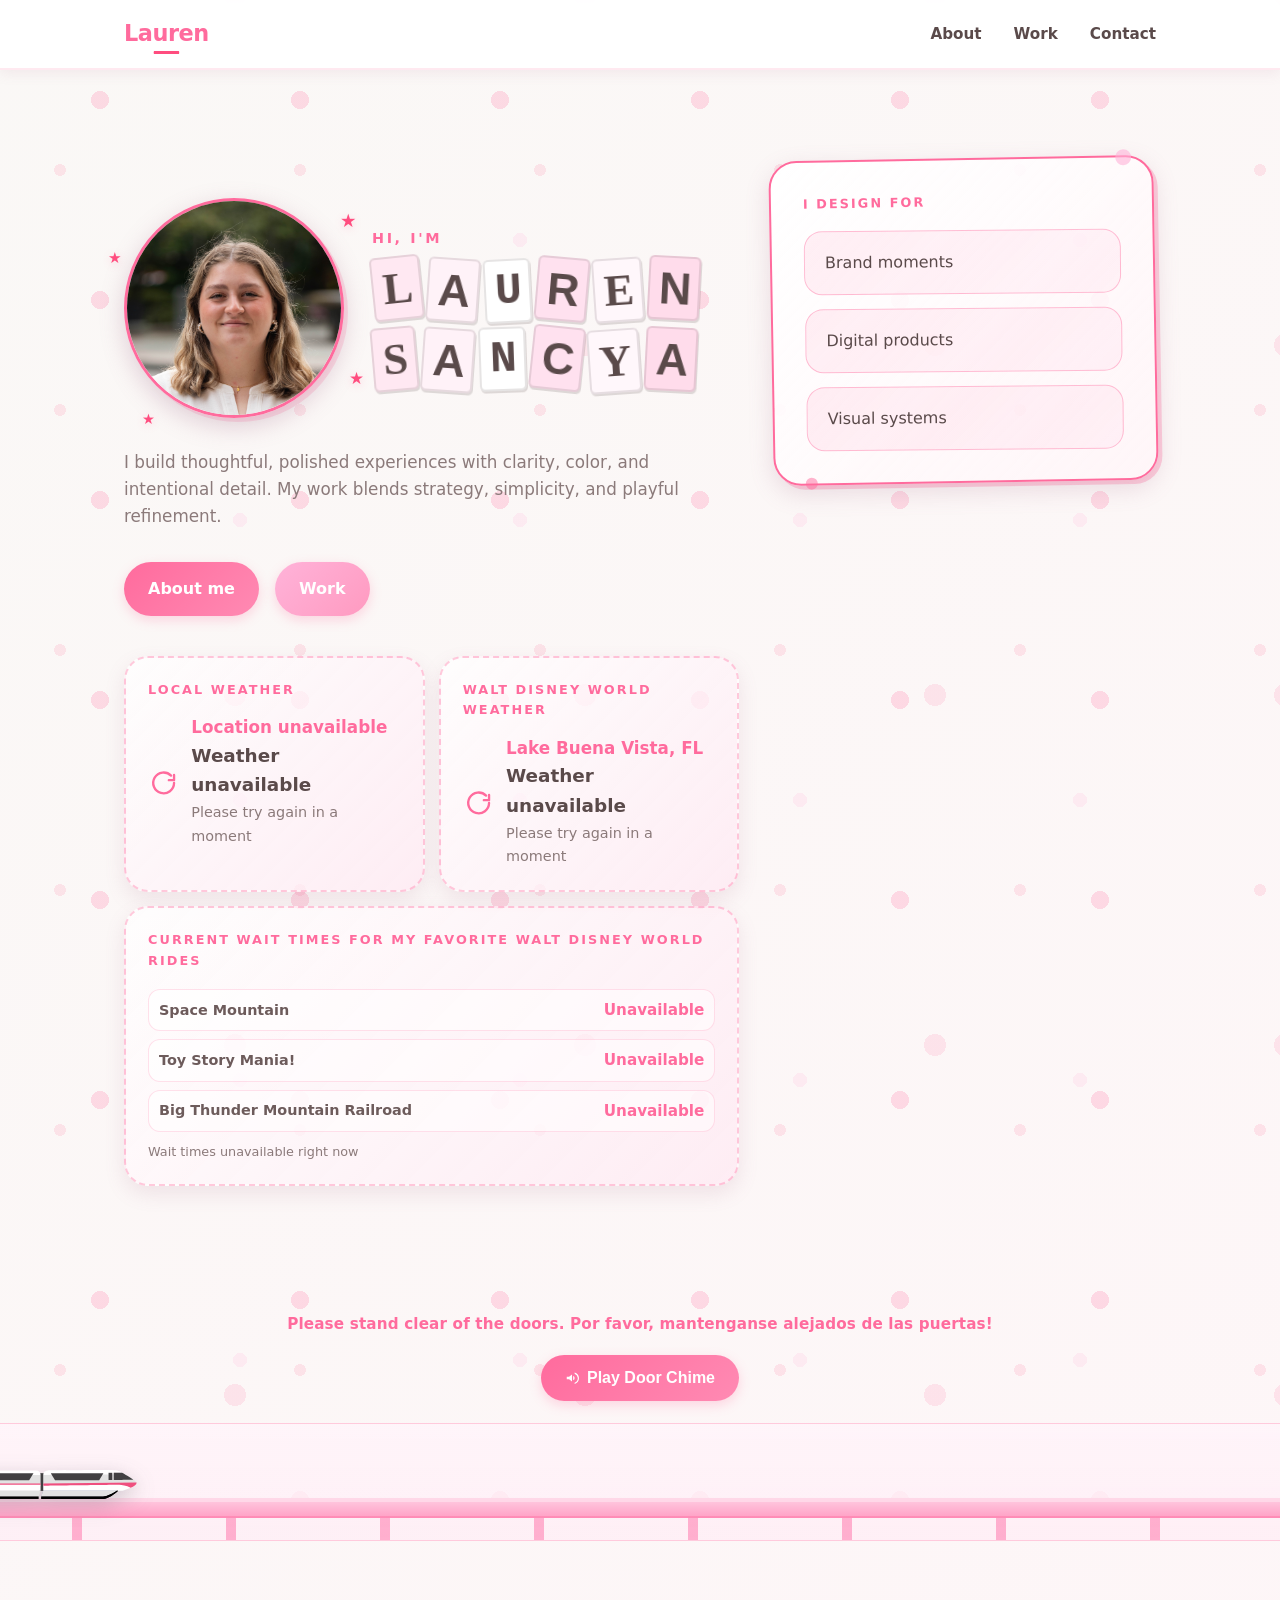
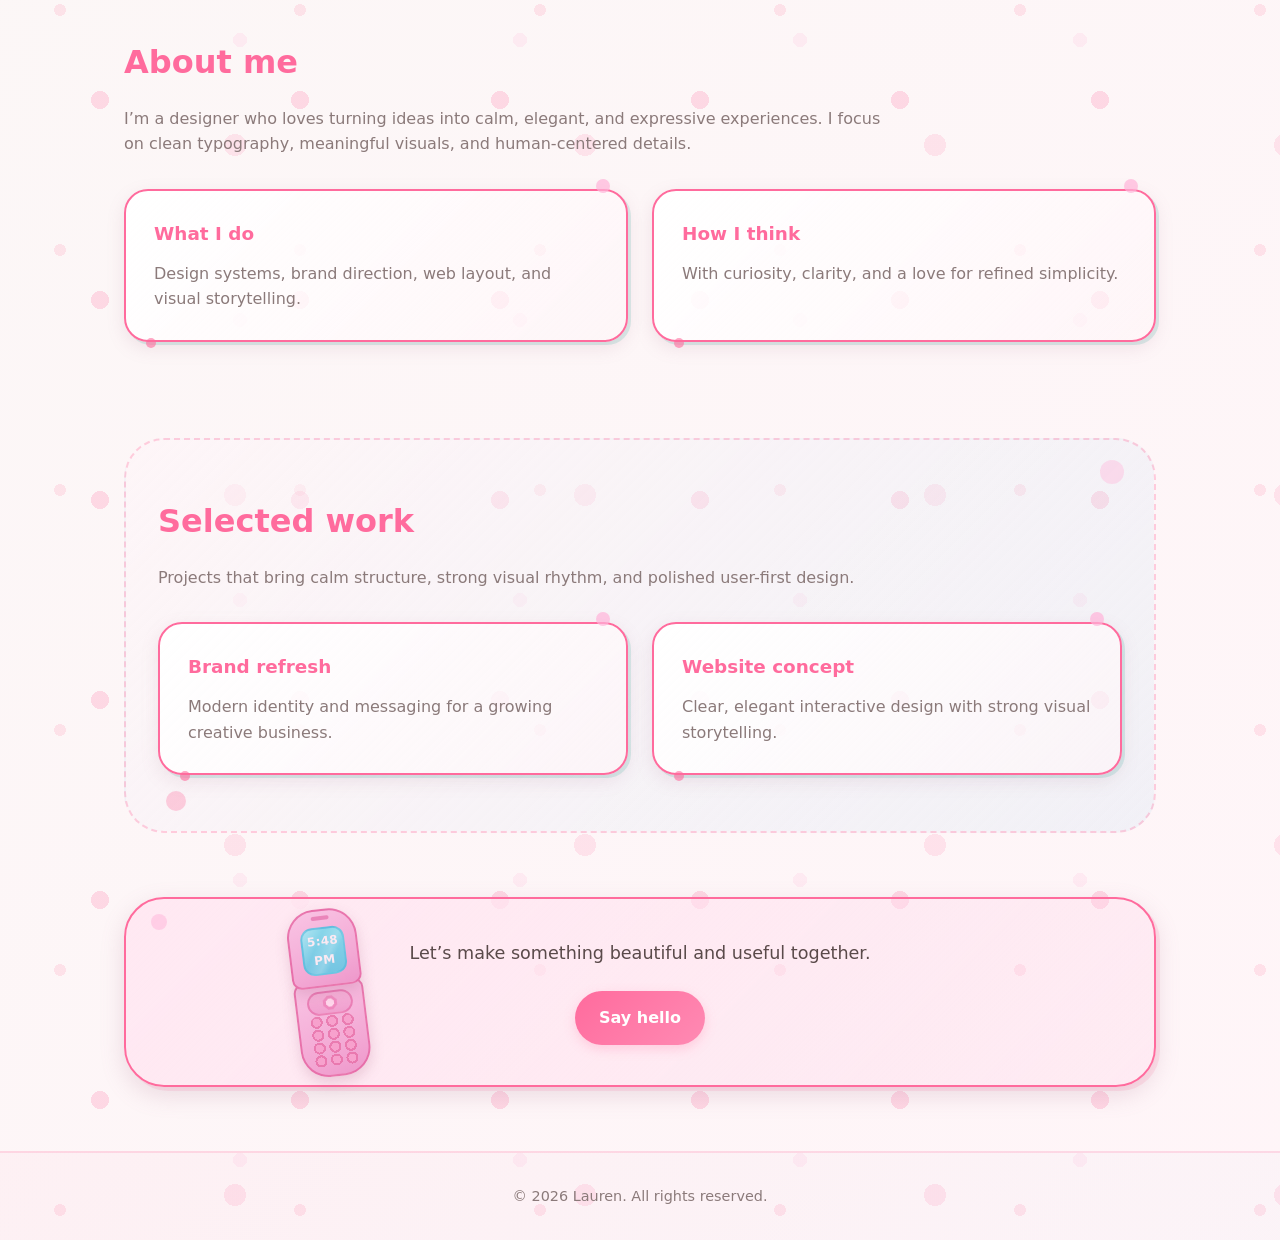
<file: index.html>
<!DOCTYPE html>
<html lang="en">
<head>
  <meta charset="UTF-8" />
  <meta name="viewport" content="width=device-width, initial-scale=1.0" />
  <title>Lauren | Designer</title>
  <link rel="stylesheet" href="css/style.css" />
</head>
<body class="home-page">
  <nav class="navbar">
    <div class="navbar-container">
      <a href="index.html" class="navbar-logo">Lauren</a>
      <ul class="nav-links">
        <li><a href="pages/about.html">About</a></li>
        <li><a href="pages/work.html">Work</a></li>
        <li><a href="pages/contact.html">Contact</a></li>
      </ul>
    </div>
  </nav>

  <main class="site-shell">
    <section class="hero reveal">
      <div class="hero-copy">
        <div class="name-section">
          <div class="photo-wrap">
            <img src="assets/images/profile.jpg" alt="Lauren Sancya" class="profile-photo">
            <span class="star-sticker star-1" aria-hidden="true">★</span>
            <span class="star-sticker star-2" aria-hidden="true">★</span>
            <span class="star-sticker star-3" aria-hidden="true">★</span>
            <span class="star-sticker star-4" aria-hidden="true">★</span>
          </div>
          <div class="name-copy">
            <p class="eyebrow">Hi, I'm</p>
            <h1 class="magazine-name" aria-label="Lauren Sancya">
              <span aria-hidden="true">L</span><span aria-hidden="true">a</span><span aria-hidden="true">u</span><span aria-hidden="true">r</span><span aria-hidden="true">e</span><span aria-hidden="true">n</span><span class="letter-gap" aria-hidden="true"></span><span aria-hidden="true">S</span><span aria-hidden="true">a</span><span aria-hidden="true">n</span><span aria-hidden="true">c</span><span aria-hidden="true">y</span><span aria-hidden="true">a</span>
            </h1>
          </div>
        </div>
        <p class="intro">
          I build thoughtful, polished experiences with clarity, color, and
          intentional detail. My work blends strategy, simplicity, and playful
          refinement.
        </p>
        <div class="actions">
          <a class="button button-primary" href="#about">About me</a>
          <a class="button button-secondary" href="#work">Work</a>
        </div>
        <div class="weather-duo">
          <div class="weather-card reveal reveal-delay-2" aria-live="polite">
            <p class="detail-label">Local weather</p>
            <div class="weather-row">
              <span id="weatherEmoji" class="weather-emoji" aria-hidden="true"></span>
              <div>
                <p id="weatherLocation" class="weather-location">Near you</p>
                <p id="weatherTemp" class="weather-temp">Loading weather...</p>
                <p id="weatherText" class="weather-text">Checking your location</p>
              </div>
            </div>
          </div>
          <div class="weather-card reveal reveal-delay-3" aria-live="polite">
            <p class="detail-label">Walt Disney World weather</p>
            <div class="weather-row">
              <span id="disneyWeatherEmoji" class="weather-emoji" aria-hidden="true"></span>
              <div>
                <p id="disneyWeatherLocation" class="weather-location">Lake Buena Vista, FL</p>
                <p id="disneyWeatherTemp" class="weather-temp">Loading weather...</p>
                <p id="disneyWeatherText" class="weather-text">Fetching current conditions</p>
              </div>
            </div>
          </div>
          <div class="weather-card ride-waits-card reveal reveal-delay-3" aria-live="polite">
            <p class="detail-label">Current Wait times for my Favorite Walt Disney World Rides</p>
            <ul class="ride-waits-list">
              <li>
                <span class="ride-name">Space Mountain</span>
                <span id="waitSpaceMountain" class="ride-wait">Loading...</span>
              </li>
              <li>
                <span class="ride-name">Toy Story Mania!</span>
                <span id="waitToyStoryMania" class="ride-wait">Loading...</span>
              </li>
              <li>
                <span class="ride-name">Big Thunder Mountain Railroad</span>
                <span id="waitBigThunder" class="ride-wait">Loading...</span>
              </li>
            </ul>
            <p id="rideWaitsNote" class="ride-waits-note">Fetching live wait times...</p>
          </div>
        </div>
      </div>
      <div class="hero-card">
        <div class="detail-card">
          <p class="detail-label">I design for</p>
          <ul>
            <li>Brand moments</li>
            <li>Digital products</li>
            <li>Visual systems</li>
          </ul>
        </div>
      </div>
    </section>

    <section class="monorail-wrap reveal" aria-hidden="true">
      <div class="monorail-announcement" aria-hidden="false">
        <p class="monorail-announcement-text">Please stand clear of the doors. Por favor, mantenganse alejados de las puertas!</p>
        <button type="button" id="monorailSoundButton" class="monorail-sound-button">
          <svg viewBox="0 0 24 24" aria-hidden="true" focusable="false">
            <path d="M3 10v4h4l5 4V6L7 10H3zm13.5 2a4.5 4.5 0 0 0-2.5-4.03v8.06A4.5 4.5 0 0 0 16.5 12zm0-9.5v2.06A9 9 0 0 1 22 12a9 9 0 0 1-5.5 8.31v2.06A11 11 0 0 0 24 12 11 11 0 0 0 16.5 2.5z"></path>
          </svg>
          <span>Play Door Chime</span>
        </button>
        <div id="monorailPlayer" class="monorail-player" aria-hidden="true"></div>
      </div>
      <div class="monorail-sky">
        <div class="monorail-track"></div>
        <div class="monorail-pillars"></div>
        <div class="monorail-train">
          <img src="assets/images/DisneyMonorail.svg" alt="" class="monorail-train-img" aria-hidden="true">
        </div>
      </div>
    </section>

    <section id="about" class="section-panel reveal">
      <div>
        <h2>About me</h2>
        <p>
          I’m a designer who loves turning ideas into calm, elegant, and
          expressive experiences. I focus on clean typography, meaningful
          visuals, and human-centered details.
        </p>
      </div>
      <div class="bio-grid">
        <div class="bio-card reveal reveal-delay-1">
          <h3>What I do</h3>
          <p>Design systems, brand direction, web layout, and visual storytelling.</p>
        </div>
        <div class="bio-card reveal reveal-delay-2">
          <h3>How I think</h3>
          <p>With curiosity, clarity, and a love for refined simplicity.</p>
        </div>
      </div>
    </section>

    <section id="work" class="section-panel section-alt reveal">
      <div>
        <h2>Selected work</h2>
        <p>
          Projects that bring calm structure, strong visual rhythm, and polished
          user-first design.
        </p>
      </div>
      <div class="project-grid">
        <article class="project-card reveal reveal-delay-1">
          <h3>Brand refresh</h3>
          <p>Modern identity and messaging for a growing creative business.</p>
        </article>
        <article class="project-card reveal reveal-delay-2">
          <h3>Website concept</h3>
          <p>Clear, elegant interactive design with strong visual storytelling.</p>
        </article>
      </div>
    </section>

    <section class="footer-panel reveal">
      <p>Let’s make something beautiful and useful together.</p>
      <a class="button button-primary" href="pages/contact.html">Say hello</a>
      <div class="flip-phone" aria-hidden="true">
        <div class="flip-phone-bubble">Hello</div>
        <span class="flip-phone-star flip-phone-star-a">★</span>
        <span class="flip-phone-star flip-phone-star-b">★</span>
        <span class="flip-phone-star flip-phone-star-c">★</span>
        <div class="flip-phone-top"><span id="flipPhoneTime" class="flip-phone-time">12:12</span></div>
        <div class="flip-phone-bottom"></div>
      </div>
    </section>
  </main>

  <footer class="site-footer">
    <p>&copy; 2026 Lauren. All rights reserved.</p>
  </footer>

  <script src="js/app.js"></script>
</body>
</html>
</file>
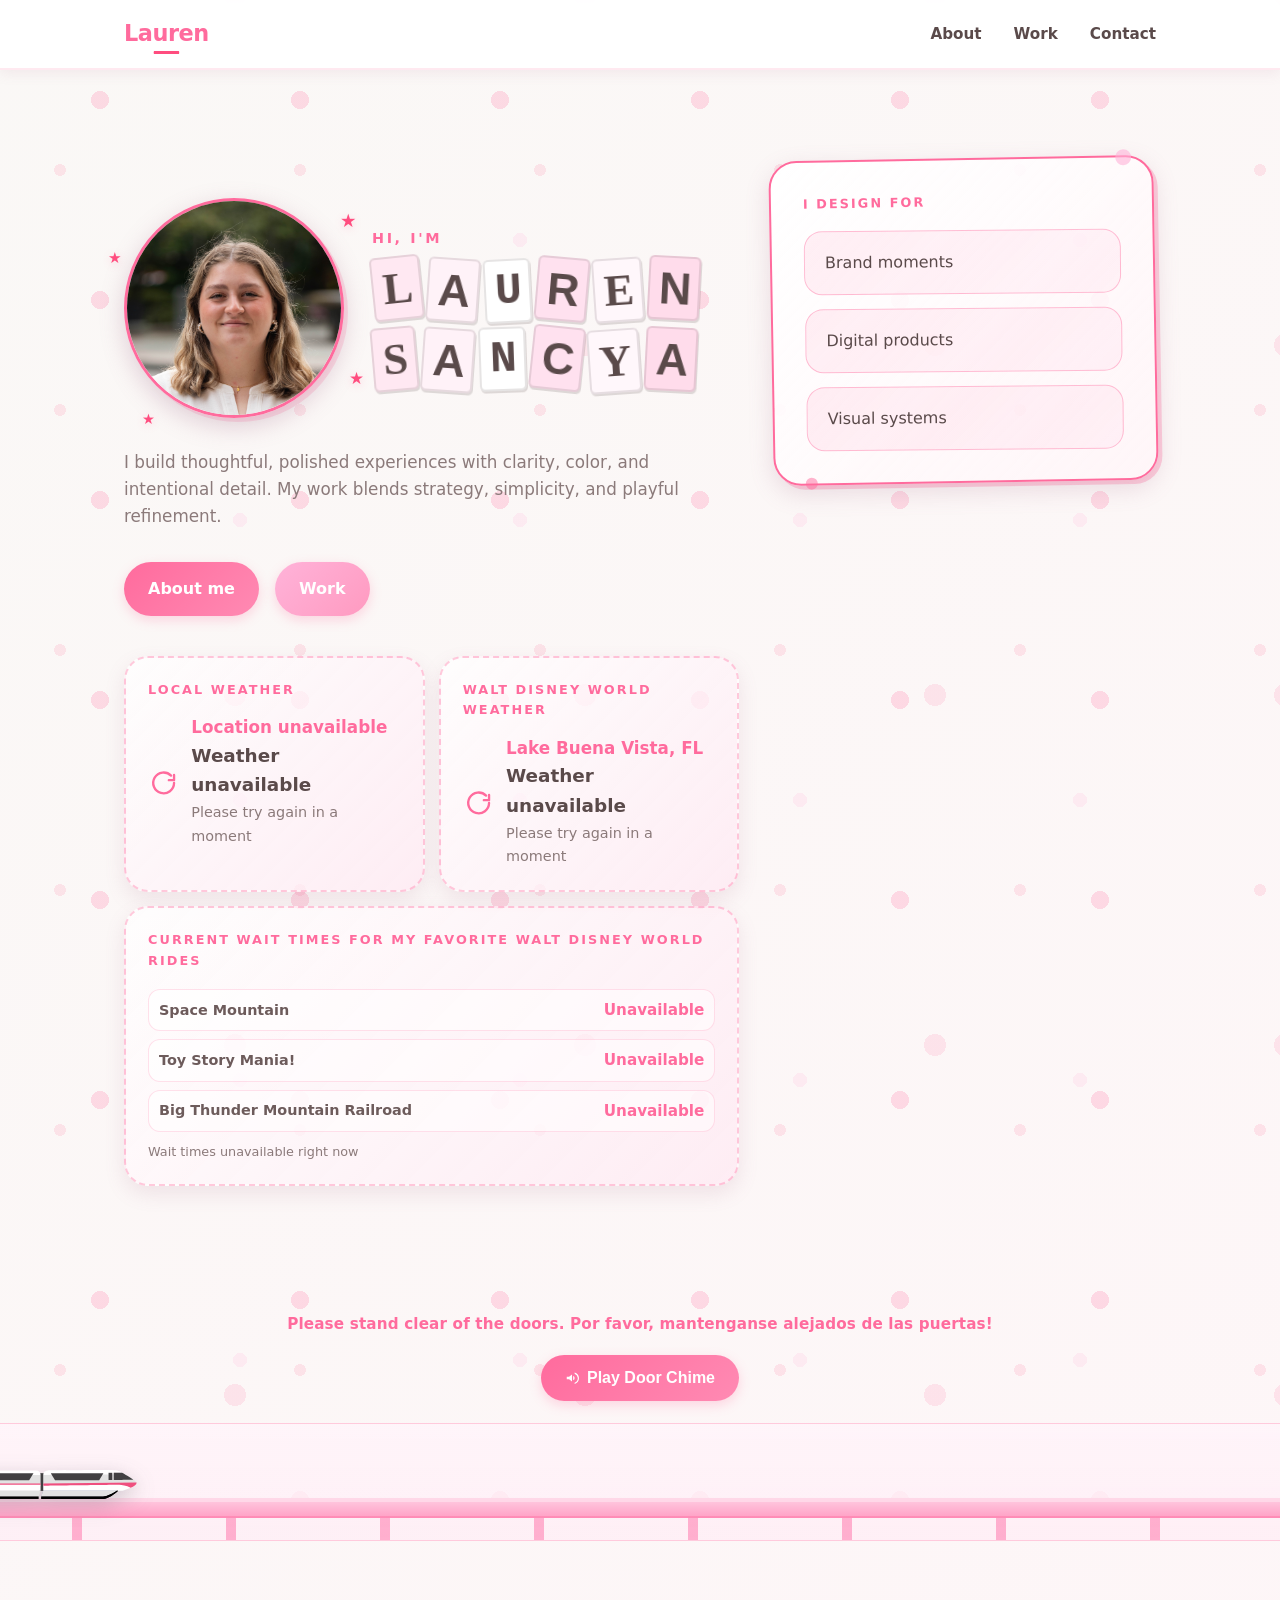
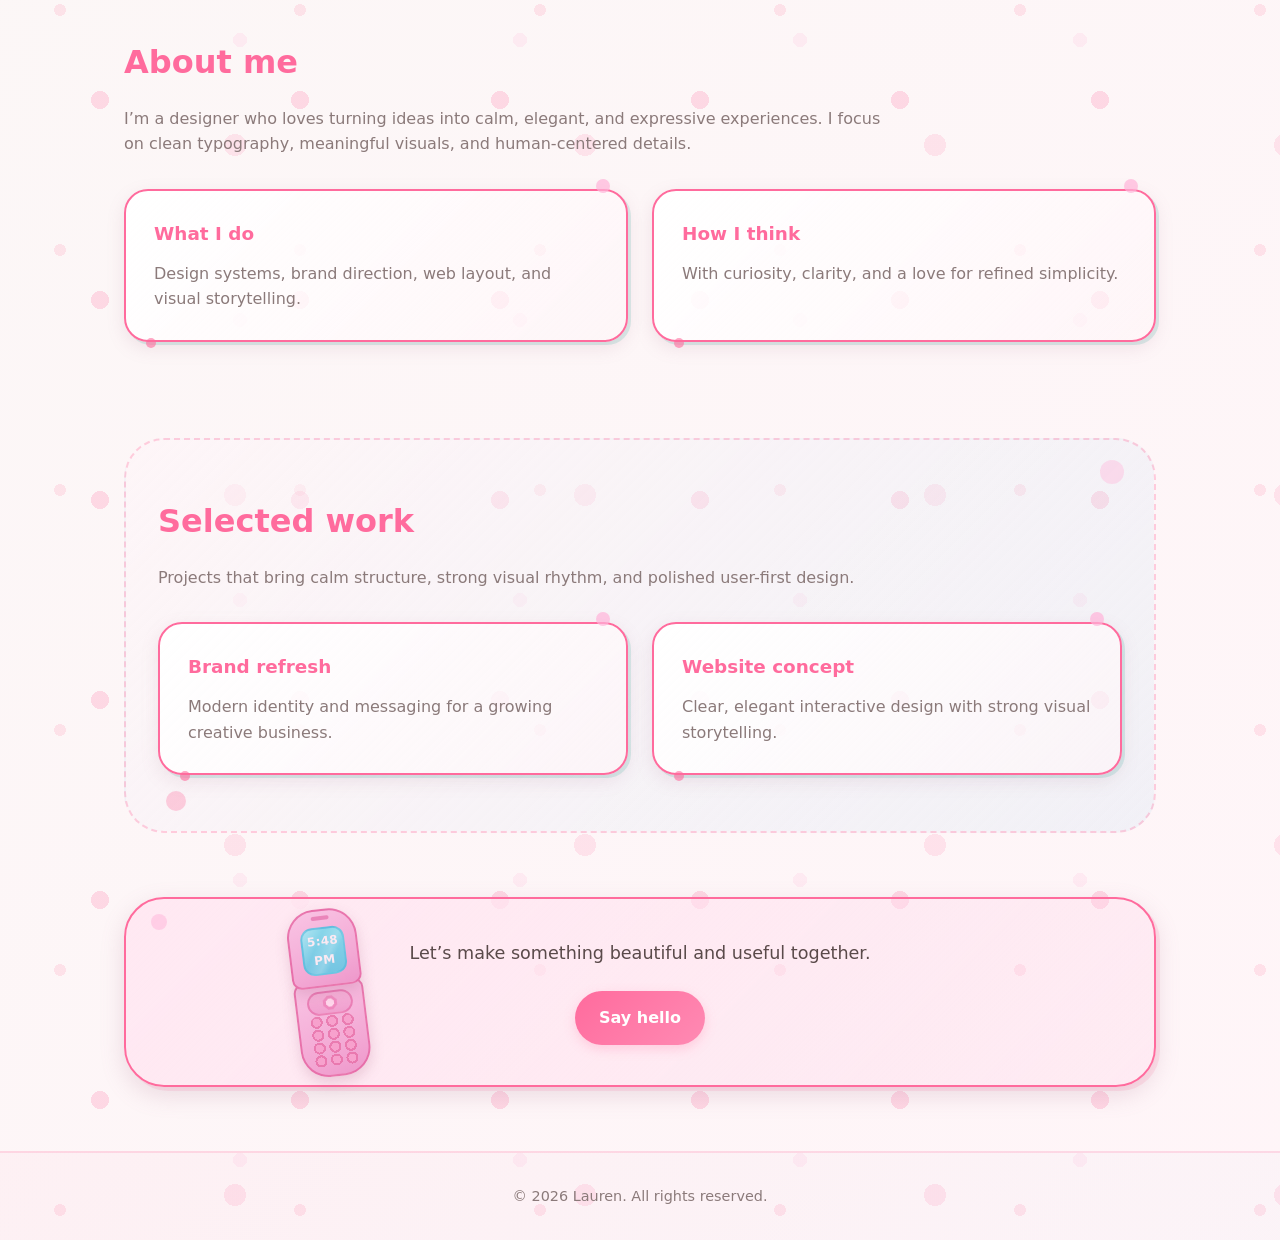
<file: pages/index.html>
<!DOCTYPE html>
<html lang="en">
<head>
  <meta charset="UTF-8" />
  <meta http-equiv="refresh" content="0; url=../index.html" />
  <meta name="viewport" content="width=device-width, initial-scale=1.0" />
  <title>Redirecting...</title>
  <script>
    window.location.replace('../index.html');
  </script>
</head>
<body>
  <p>Redirecting to <a href="../index.html">home page</a>...</p>
</body>
</html>
</file>
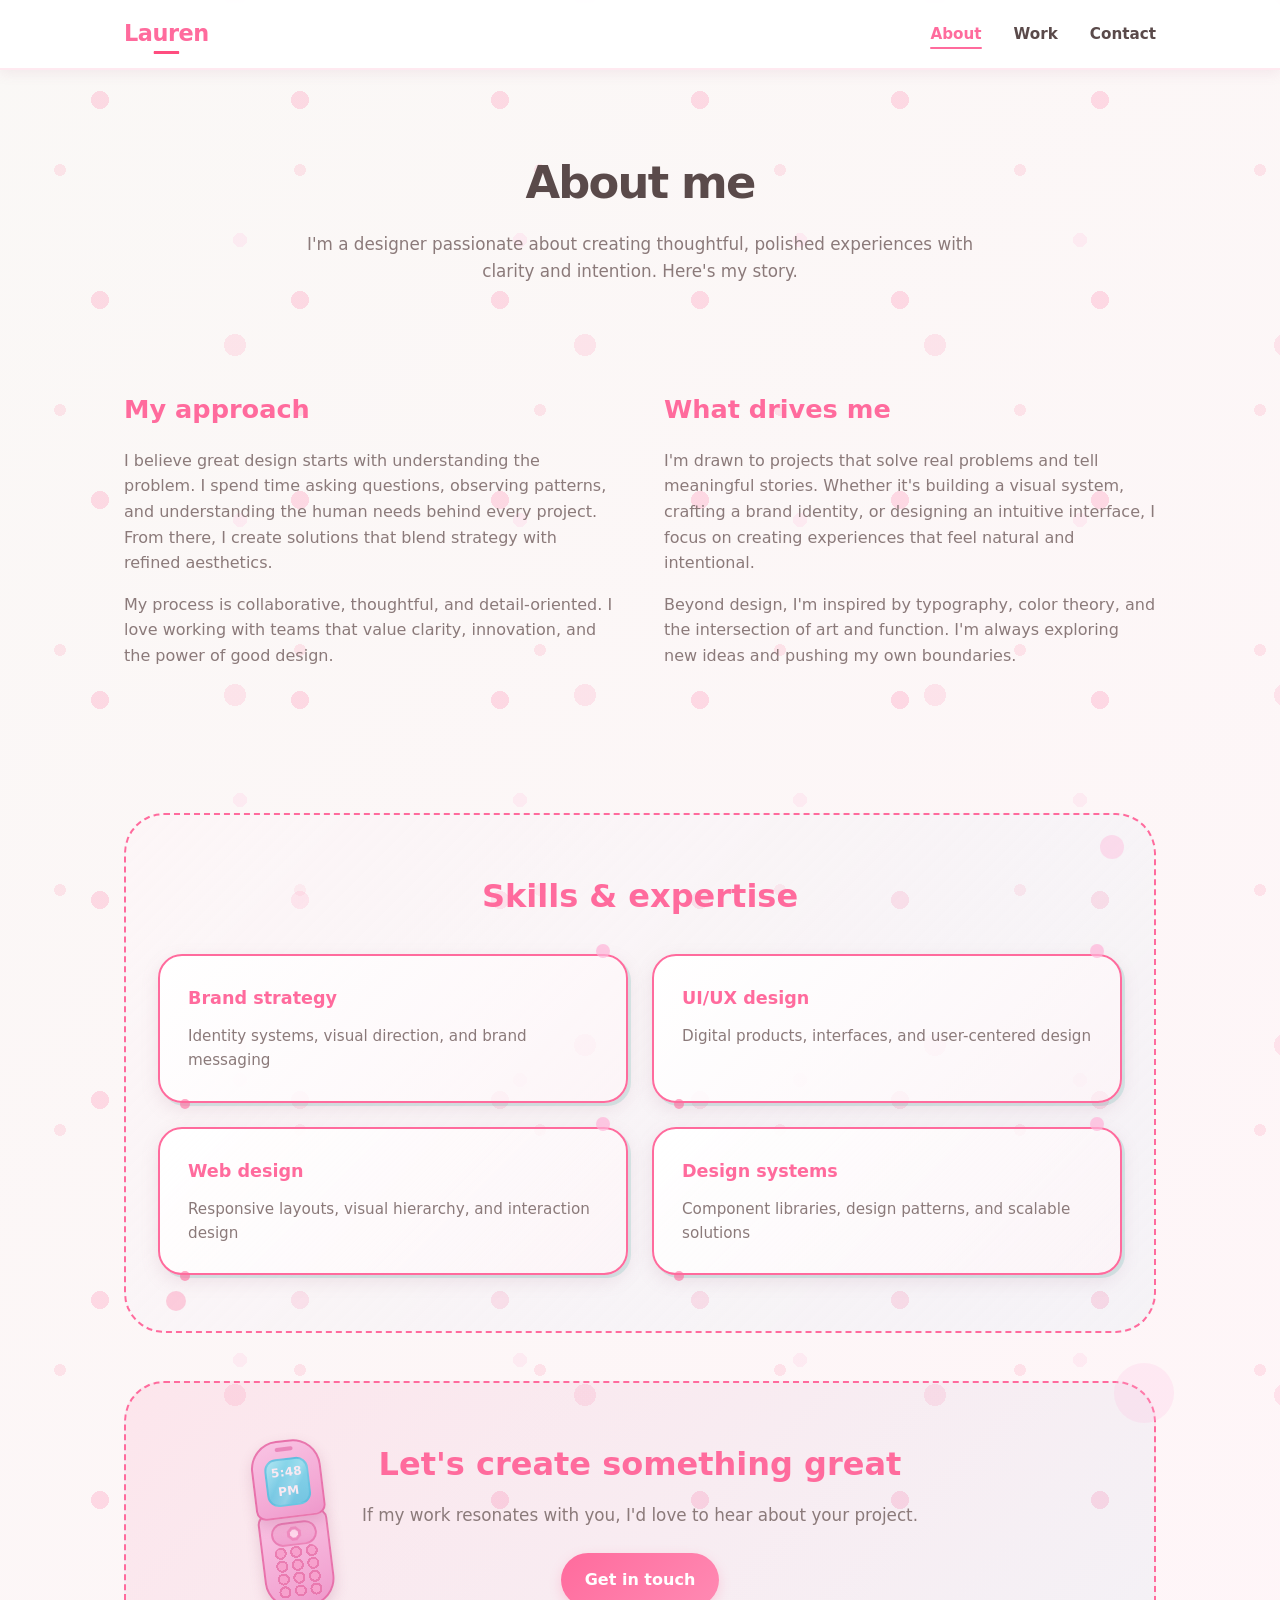
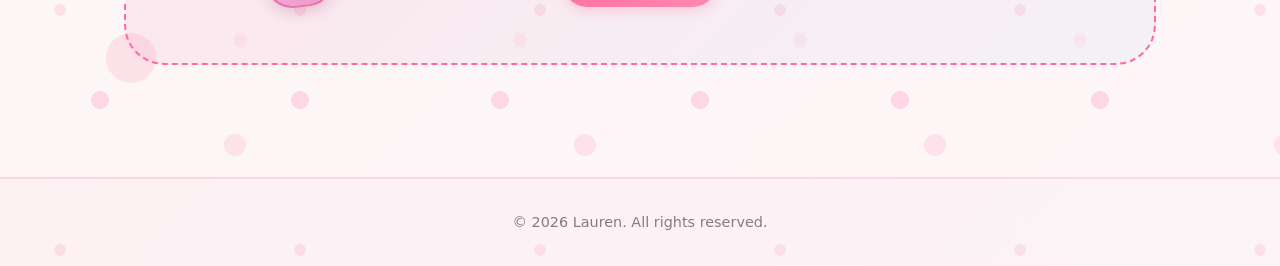
<file: about.html>
<!DOCTYPE html>
<html lang="en">
<head>
  <meta charset="UTF-8" />
  <meta name="viewport" content="width=device-width, initial-scale=1.0" />
  <title>About Lauren | Designer</title>
  <link rel="stylesheet" href="css/style.css" />
</head>
<body class="about-page">
  <nav class="navbar">
    <div class="navbar-container">
      <a href="index.html" class="navbar-logo">Lauren</a>
      <ul class="nav-links">
        <li><a href="about.html" class="active">About</a></li>
        <li><a href="work.html">Work</a></li>
        <li><a href="contact.html">Contact</a></li>
      </ul>
    </div>
  </nav>

  <main class="site-shell">
    <section class="page-header reveal">
      <h1>About me</h1>
      <p class="intro">
        I'm a designer passionate about creating thoughtful, polished experiences
        with clarity and intention. Here's my story.
      </p>
    </section>

    <section class="content-section reveal">
      <div class="content-grid">
        <div>
          <h2>My approach</h2>
          <p>
            I believe great design starts with understanding the problem. I spend
            time asking questions, observing patterns, and understanding the human
            needs behind every project. From there, I create solutions that blend
            strategy with refined aesthetics.
          </p>
          <p>
            My process is collaborative, thoughtful, and detail-oriented. I love
            working with teams that value clarity, innovation, and the power of
            good design.
          </p>
        </div>
        <div>
          <h2>What drives me</h2>
          <p>
            I'm drawn to projects that solve real problems and tell meaningful
            stories. Whether it's building a visual system, crafting a brand
            identity, or designing an intuitive interface, I focus on creating
            experiences that feel natural and intentional.
          </p>
          <p>
            Beyond design, I'm inspired by typography, color theory, and the
            intersection of art and function. I'm always exploring new ideas and
            pushing my own boundaries.
          </p>
        </div>
      </div>
    </section>

    <section class="skills-section reveal">
      <h2>Skills & expertise</h2>
      <div class="skills-grid">
        <div class="skill-card reveal reveal-delay-1">
          <h3>Brand strategy</h3>
          <p>Identity systems, visual direction, and brand messaging</p>
        </div>
        <div class="skill-card reveal reveal-delay-2">
          <h3>UI/UX design</h3>
          <p>Digital products, interfaces, and user-centered design</p>
        </div>
        <div class="skill-card reveal reveal-delay-3">
          <h3>Web design</h3>
          <p>Responsive layouts, visual hierarchy, and interaction design</p>
        </div>
        <div class="skill-card reveal reveal-delay-4">
          <h3>Design systems</h3>
          <p>Component libraries, design patterns, and scalable solutions</p>
        </div>
      </div>
    </section>

    <section class="cta-section reveal">
      <h2>Let's create something great</h2>
      <p>If my work resonates with you, I'd love to hear about your project.</p>
      <a class="button button-primary" href="contact.html">Get in touch</a>
      <div class="flip-phone" aria-hidden="true">
        <div class="flip-phone-bubble">Hello</div>
        <span class="flip-phone-star flip-phone-star-a">★</span>
        <span class="flip-phone-star flip-phone-star-b">★</span>
        <span class="flip-phone-star flip-phone-star-c">★</span>
        <div class="flip-phone-top"><span class="flip-phone-time">12:12</span></div>
        <div class="flip-phone-bottom"></div>
      </div>
    </section>
  </main>

  <footer class="site-footer">
    <p>&copy; 2026 Lauren. All rights reserved.</p>
  </footer>
<script>
  const observer = new IntersectionObserver((entries) => {
    entries.forEach(e => { if (e.isIntersecting) { e.target.classList.add('visible'); observer.unobserve(e.target); } });
  }, { threshold: 0.12 });
  document.querySelectorAll('.reveal').forEach(el => observer.observe(el));

  const flipPhoneTimeEls = document.querySelectorAll('.flip-phone-time');

  function updateFlipPhoneTimes() {
    if (!flipPhoneTimeEls.length) return;
    const now = new Date();
    const timeText = now.toLocaleTimeString([], {
      hour: 'numeric',
      minute: '2-digit'
    });
    flipPhoneTimeEls.forEach((el) => {
      el.textContent = timeText;
    });
  }

  updateFlipPhoneTimes();
  setInterval(updateFlipPhoneTimes, 30000);
</script>
</body>
</html>
</file>
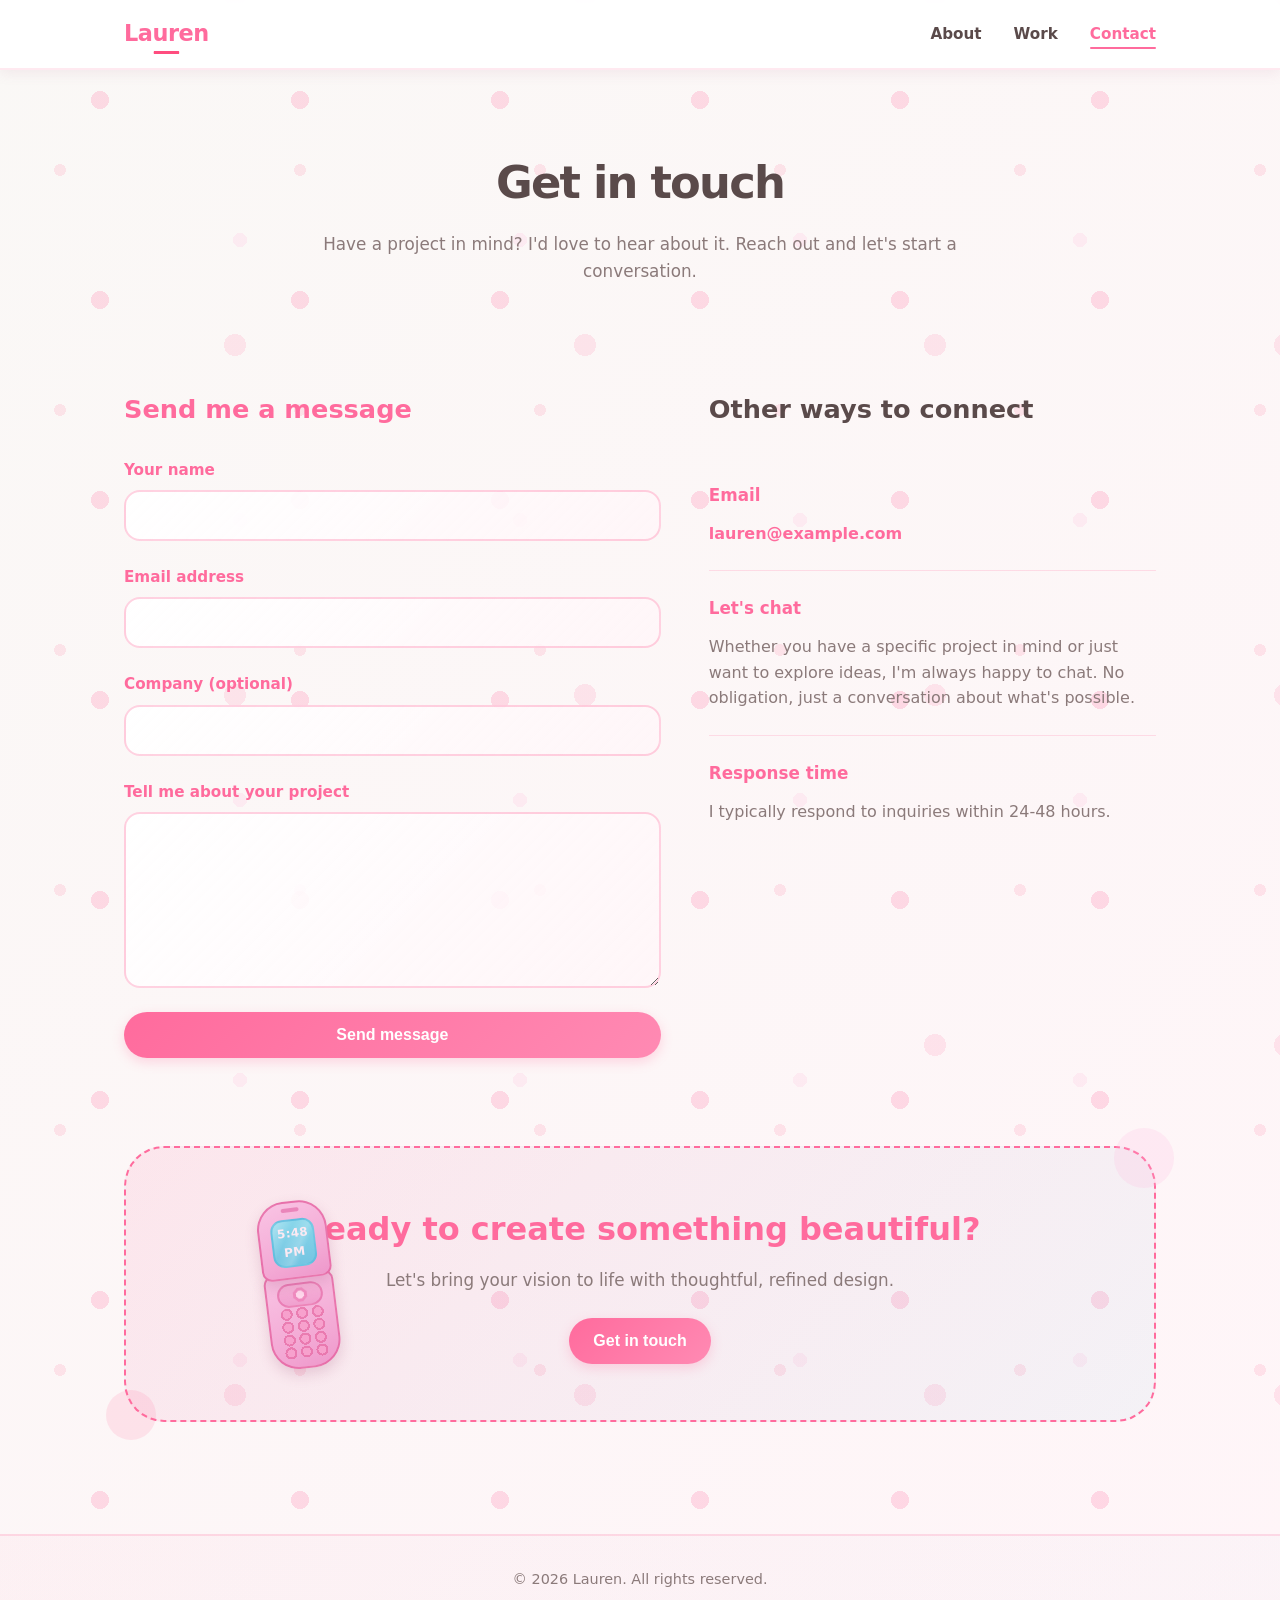
<file: contact.html>
<!DOCTYPE html>
<html lang="en">
<head>
  <meta charset="UTF-8" />
  <meta name="viewport" content="width=device-width, initial-scale=1.0" />
  <title>Contact Lauren | Designer</title>
  <link rel="stylesheet" href="css/style.css" />
</head>
<body class="contact-page">
  <nav class="navbar">
    <div class="navbar-container">
      <a href="index.html" class="navbar-logo">Lauren</a>
      <ul class="nav-links">
        <li><a href="about.html">About</a></li>
        <li><a href="work.html">Work</a></li>
        <li><a href="contact.html" class="active">Contact</a></li>
      </ul>
    </div>
  </nav>

  <main class="site-shell">
    <section class="page-header reveal">
      <h1>Get in touch</h1>
      <p class="intro">
        Have a project in mind? I'd love to hear about it. Reach out and let's
        start a conversation.
      </p>
    </section>

    <section class="contact-section reveal">
      <div class="contact-container">
        <div class="contact-form-wrapper">
          <h2>Send me a message</h2>
          <form class="contact-form">
            <div class="form-group">
              <label for="name">Your name</label>
              <input type="text" id="name" name="name" required />
            </div>

            <div class="form-group">
              <label for="email">Email address</label>
              <input type="email" id="email" name="email" required />
            </div>

            <div class="form-group">
              <label for="company">Company (optional)</label>
              <input type="text" id="company" name="company" />
            </div>

            <div class="form-group">
              <label for="message">Tell me about your project</label>
              <textarea id="message" name="message" rows="6" required></textarea>
            </div>

            <button type="submit" class="button button-primary">Send message</button>
          </form>
        </div>

        <div class="contact-info">
          <h2>Other ways to connect</h2>
          <div class="info-card">
            <h3>Email</h3>
            <a href="mailto:lauren@example.com">lauren@example.com</a>
          </div>
          <div class="info-card">
            <h3>Let's chat</h3>
            <p>
              Whether you have a specific project in mind or just want to explore
              ideas, I'm always happy to chat. No obligation, just a conversation
              about what's possible.
            </p>
          </div>
          <div class="info-card">
            <h3>Response time</h3>
            <p>I typically respond to inquiries within 24-48 hours.</p>
          </div>
        </div>
      </div>
    </section>

    <section class="cta-section">
      <h2>Ready to create something beautiful?</h2>
      <p>Let's bring your vision to life with thoughtful, refined design.</p>
      <button class="button button-primary" onclick="document.querySelector('.contact-form').scrollIntoView({ behavior: 'smooth' })">
        Get in touch
      </button>
      <div class="flip-phone" aria-hidden="true">
        <div class="flip-phone-bubble">Hello</div>
        <span class="flip-phone-star flip-phone-star-a">★</span>
        <span class="flip-phone-star flip-phone-star-b">★</span>
        <span class="flip-phone-star flip-phone-star-c">★</span>
        <div class="flip-phone-top"><span class="flip-phone-time">12:12</span></div>
        <div class="flip-phone-bottom"></div>
      </div>
    </section>
  </main>

  <footer class="site-footer">
    <p>&copy; 2026 Lauren. All rights reserved.</p>
  </footer>
<script>
  const observer = new IntersectionObserver((entries) => {
    entries.forEach(e => { if (e.isIntersecting) { e.target.classList.add('visible'); observer.unobserve(e.target); } });
  }, { threshold: 0.12 });
  document.querySelectorAll('.reveal').forEach(el => observer.observe(el));

  const flipPhoneTimeEls = document.querySelectorAll('.flip-phone-time');

  function updateFlipPhoneTimes() {
    if (!flipPhoneTimeEls.length) return;
    const now = new Date();
    const timeText = now.toLocaleTimeString([], {
      hour: 'numeric',
      minute: '2-digit'
    });
    flipPhoneTimeEls.forEach((el) => {
      el.textContent = timeText;
    });
  }

  updateFlipPhoneTimes();
  setInterval(updateFlipPhoneTimes, 30000);
</script>
</body>
</html>
</file>
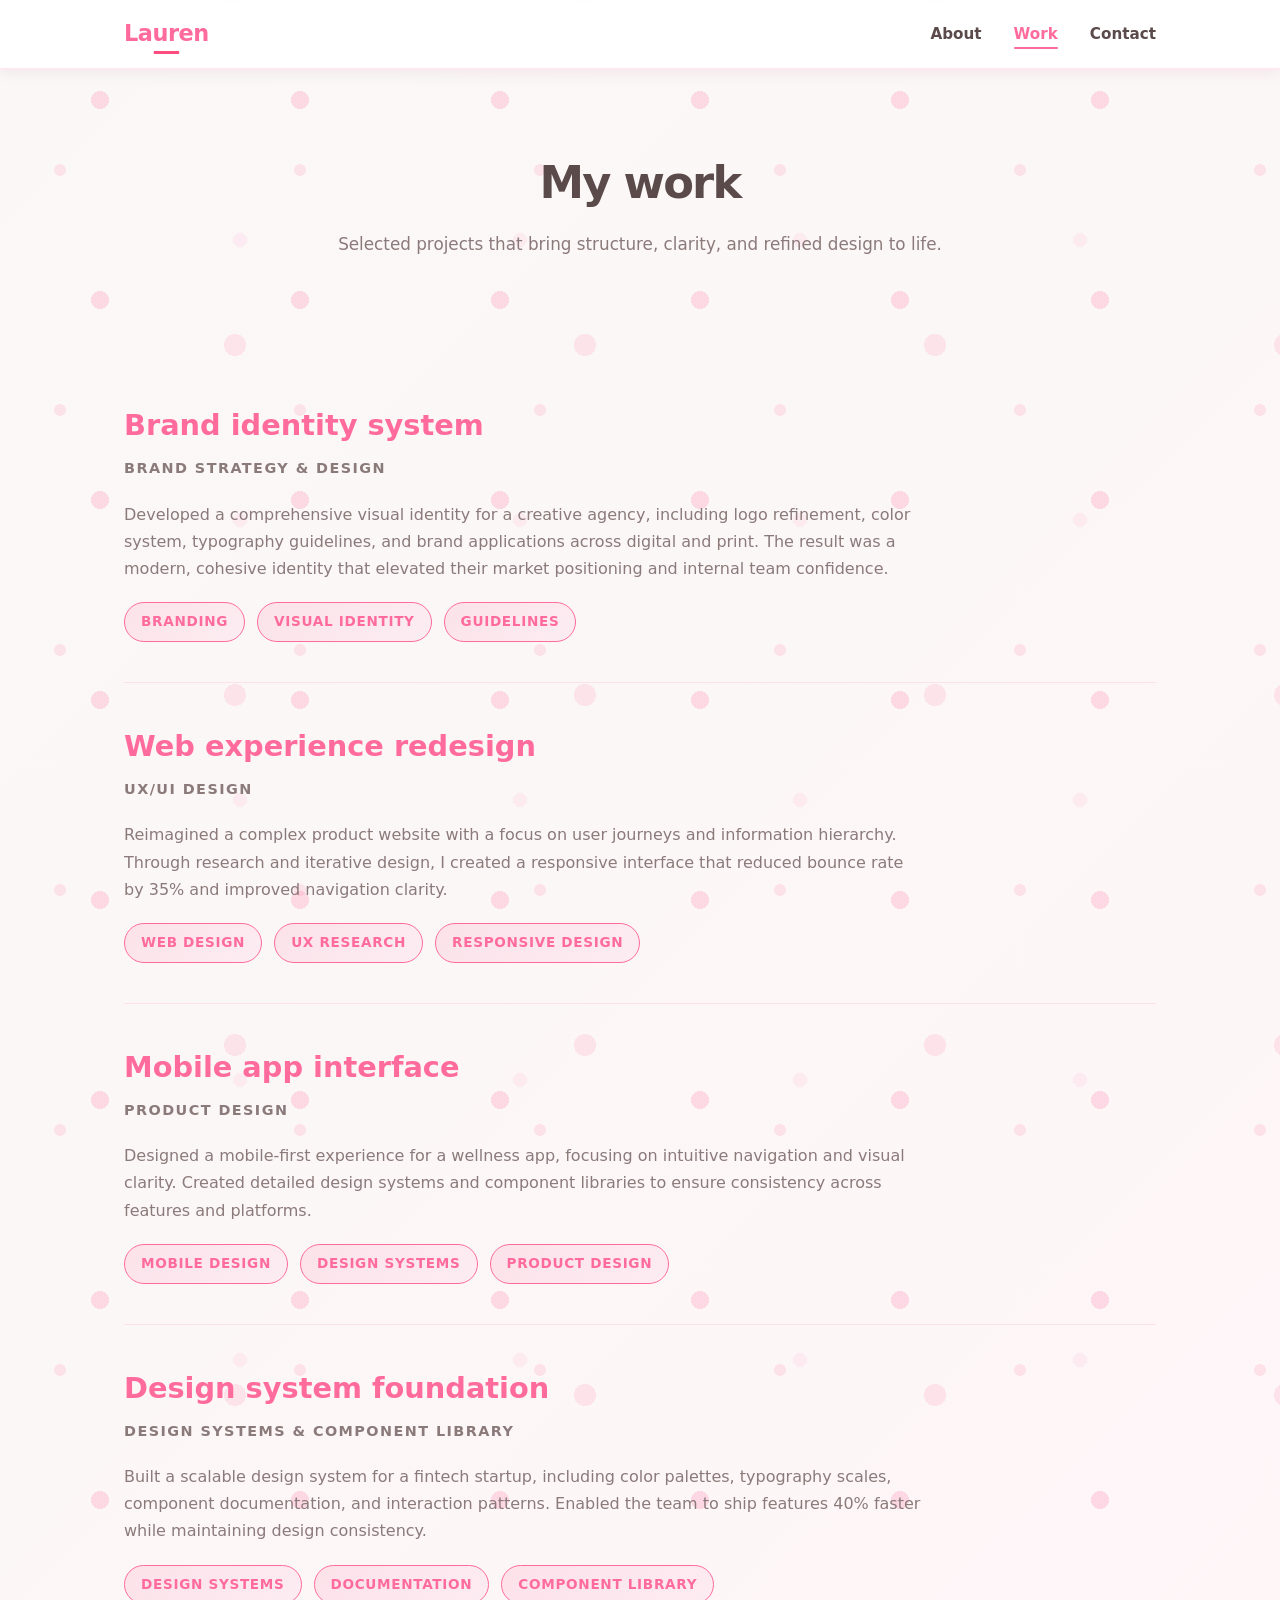
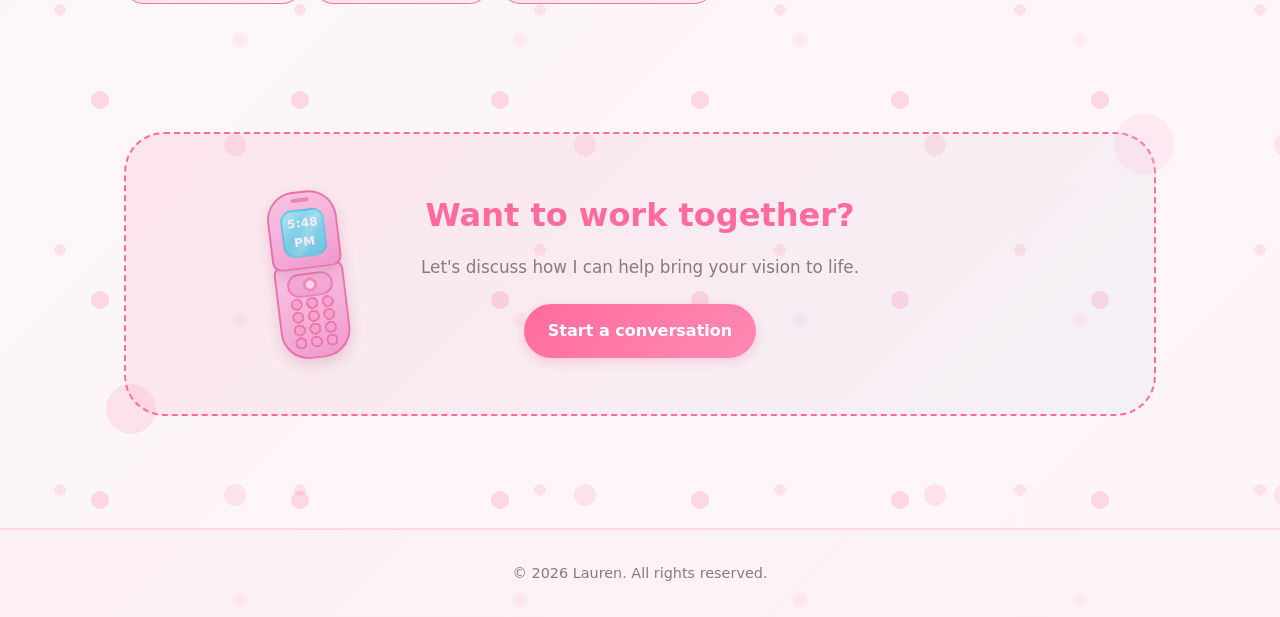
<file: work.html>
<!DOCTYPE html>
<html lang="en">
<head>
  <meta charset="UTF-8" />
  <meta name="viewport" content="width=device-width, initial-scale=1.0" />
  <title>Work | Lauren, Designer</title>
  <link rel="stylesheet" href="css/style.css" />
</head>
<body class="work-page">
  <nav class="navbar">
    <div class="navbar-container">
      <a href="index.html" class="navbar-logo">Lauren</a>
      <ul class="nav-links">
        <li><a href="about.html">About</a></li>
        <li><a href="work.html" class="active">Work</a></li>
        <li><a href="contact.html">Contact</a></li>
      </ul>
    </div>
  </nav>

  <main class="site-shell">
    <section class="page-header reveal">
      <h1>My work</h1>
      <p class="intro">
        Selected projects that bring structure, clarity, and refined design to life.
      </p>
    </section>

    <section class="projects-section reveal">
      <div class="project-item">
        <div class="project-content">
          <h2>Brand identity system</h2>
          <p class="project-role">Brand Strategy & Design</p>
          <p>
            Developed a comprehensive visual identity for a creative agency, including
            logo refinement, color system, typography guidelines, and brand applications
            across digital and print. The result was a modern, cohesive identity that
            elevated their market positioning and internal team confidence.
          </p>
          <div class="project-tags">
            <span class="tag">Branding</span>
            <span class="tag">Visual Identity</span>
            <span class="tag">Guidelines</span>
          </div>
        </div>
      </div>

      <div class="project-item">
        <div class="project-content">
          <h2>Web experience redesign</h2>
          <p class="project-role">UX/UI Design</p>
          <p>
            Reimagined a complex product website with a focus on user journeys and
            information hierarchy. Through research and iterative design, I created
            a responsive interface that reduced bounce rate by 35% and improved
            navigation clarity.
          </p>
          <div class="project-tags">
            <span class="tag">Web Design</span>
            <span class="tag">UX Research</span>
            <span class="tag">Responsive Design</span>
          </div>
        </div>
      </div>

      <div class="project-item">
        <div class="project-content">
          <h2>Mobile app interface</h2>
          <p class="project-role">Product Design</p>
          <p>
            Designed a mobile-first experience for a wellness app, focusing on intuitive
            navigation and visual clarity. Created detailed design systems and component
            libraries to ensure consistency across features and platforms.
          </p>
          <div class="project-tags">
            <span class="tag">Mobile Design</span>
            <span class="tag">Design Systems</span>
            <span class="tag">Product Design</span>
          </div>
        </div>
      </div>

      <div class="project-item">
        <div class="project-content">
          <h2>Design system foundation</h2>
          <p class="project-role">Design Systems & Component Library</p>
          <p>
            Built a scalable design system for a fintech startup, including color
            palettes, typography scales, component documentation, and interaction
            patterns. Enabled the team to ship features 40% faster while maintaining
            design consistency.
          </p>
          <div class="project-tags">
            <span class="tag">Design Systems</span>
            <span class="tag">Documentation</span>
            <span class="tag">Component Library</span>
          </div>
        </div>
      </div>
    </section>

    <section class="cta-section reveal">
      <h2>Want to work together?</h2>
      <p>Let's discuss how I can help bring your vision to life.</p>
      <a class="button button-primary" href="contact.html">Start a conversation</a>
      <div class="flip-phone" aria-hidden="true">
        <div class="flip-phone-bubble">Hello</div>
        <span class="flip-phone-star flip-phone-star-a">★</span>
        <span class="flip-phone-star flip-phone-star-b">★</span>
        <span class="flip-phone-star flip-phone-star-c">★</span>
        <div class="flip-phone-top"><span class="flip-phone-time">12:12</span></div>
        <div class="flip-phone-bottom"></div>
      </div>
    </section>
  </main>

  <footer class="site-footer">
    <p>&copy; 2026 Lauren. All rights reserved.</p>
  </footer>
<script>
  const observer = new IntersectionObserver((entries) => {
    entries.forEach(e => { if (e.isIntersecting) { e.target.classList.add('visible'); observer.unobserve(e.target); } });
  }, { threshold: 0.12 });
  document.querySelectorAll('.reveal').forEach(el => observer.observe(el));

  const flipPhoneTimeEls = document.querySelectorAll('.flip-phone-time');

  function updateFlipPhoneTimes() {
    if (!flipPhoneTimeEls.length) return;
    const now = new Date();
    const timeText = now.toLocaleTimeString([], {
      hour: 'numeric',
      minute: '2-digit'
    });
    flipPhoneTimeEls.forEach((el) => {
      el.textContent = timeText;
    });
  }

  updateFlipPhoneTimes();
  setInterval(updateFlipPhoneTimes, 30000);
</script>
</body>
</html>
</file>
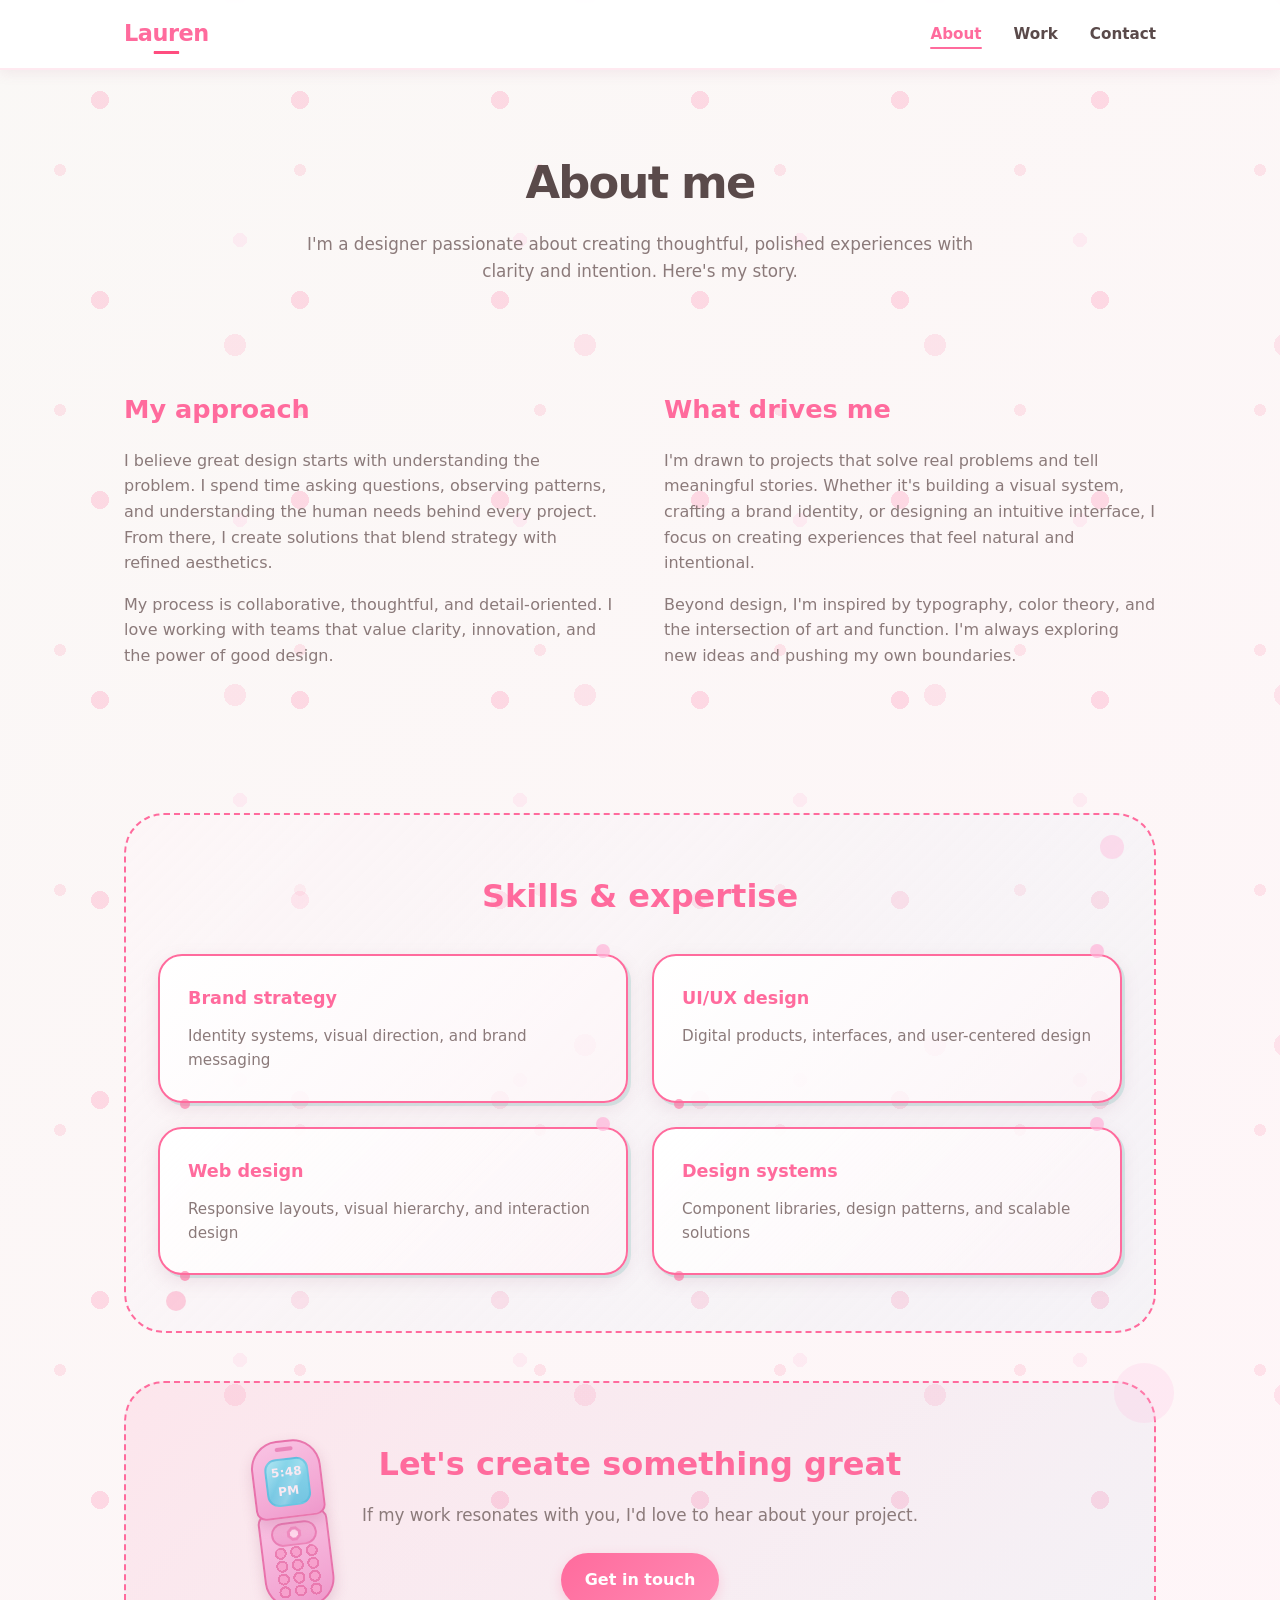
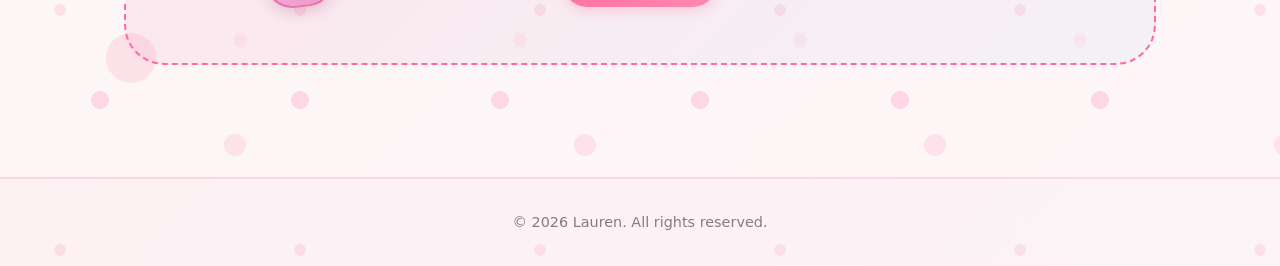
<file: pages/about.html>
<!DOCTYPE html>
<html lang="en">
<head>
  <meta charset="UTF-8" />
  <meta name="viewport" content="width=device-width, initial-scale=1.0" />
  <title>About Lauren | Designer</title>
  <link rel="stylesheet" href="../css/style.css" />
</head>
<body class="about-page">
  <nav class="navbar">
    <div class="navbar-container">
      <a href="../index.html" class="navbar-logo">Lauren</a>
      <ul class="nav-links">
        <li><a href="about.html" class="active">About</a></li>
        <li><a href="work.html">Work</a></li>
        <li><a href="contact.html">Contact</a></li>
      </ul>
    </div>
  </nav>

  <main class="site-shell">
    <section class="page-header reveal">
      <h1>About me</h1>
      <p class="intro">
        I'm a designer passionate about creating thoughtful, polished experiences
        with clarity and intention. Here's my story.
      </p>
    </section>

    <section class="content-section reveal">
      <div class="content-grid">
        <div>
          <h2>My approach</h2>
          <p>
            I believe great design starts with understanding the problem. I spend
            time asking questions, observing patterns, and understanding the human
            needs behind every project. From there, I create solutions that blend
            strategy with refined aesthetics.
          </p>
          <p>
            My process is collaborative, thoughtful, and detail-oriented. I love
            working with teams that value clarity, innovation, and the power of
            good design.
          </p>
        </div>
        <div>
          <h2>What drives me</h2>
          <p>
            I'm drawn to projects that solve real problems and tell meaningful
            stories. Whether it's building a visual system, crafting a brand
            identity, or designing an intuitive interface, I focus on creating
            experiences that feel natural and intentional.
          </p>
          <p>
            Beyond design, I'm inspired by typography, color theory, and the
            intersection of art and function. I'm always exploring new ideas and
            pushing my own boundaries.
          </p>
        </div>
      </div>
    </section>

    <section class="skills-section reveal">
      <h2>Skills & expertise</h2>
      <div class="skills-grid">
        <div class="skill-card reveal reveal-delay-1">
          <h3>Brand strategy</h3>
          <p>Identity systems, visual direction, and brand messaging</p>
        </div>
        <div class="skill-card reveal reveal-delay-2">
          <h3>UI/UX design</h3>
          <p>Digital products, interfaces, and user-centered design</p>
        </div>
        <div class="skill-card reveal reveal-delay-3">
          <h3>Web design</h3>
          <p>Responsive layouts, visual hierarchy, and interaction design</p>
        </div>
        <div class="skill-card reveal reveal-delay-4">
          <h3>Design systems</h3>
          <p>Component libraries, design patterns, and scalable solutions</p>
        </div>
      </div>
    </section>

    <section class="cta-section reveal">
      <h2>Let's create something great</h2>
      <p>If my work resonates with you, I'd love to hear about your project.</p>
      <a class="button button-primary" href="contact.html">Get in touch</a>
      <div class="flip-phone" aria-hidden="true">
        <div class="flip-phone-bubble">Hello</div>
        <span class="flip-phone-star flip-phone-star-a">★</span>
        <span class="flip-phone-star flip-phone-star-b">★</span>
        <span class="flip-phone-star flip-phone-star-c">★</span>
        <div class="flip-phone-top"><span class="flip-phone-time">12:12</span></div>
        <div class="flip-phone-bottom"></div>
      </div>
    </section>
  </main>

  <footer class="site-footer">
    <p>&copy; 2026 Lauren. All rights reserved.</p>
  </footer>
<script>
  const observer = new IntersectionObserver((entries) => {
    entries.forEach(e => { if (e.isIntersecting) { e.target.classList.add('visible'); observer.unobserve(e.target); } });
  }, { threshold: 0.12 });
  document.querySelectorAll('.reveal').forEach(el => observer.observe(el));

  const flipPhoneTimeEls = document.querySelectorAll('.flip-phone-time');

  function updateFlipPhoneTimes() {
    if (!flipPhoneTimeEls.length) return;
    const now = new Date();
    const timeText = now.toLocaleTimeString([], {
      hour: 'numeric',
      minute: '2-digit'
    });
    flipPhoneTimeEls.forEach((el) => {
      el.textContent = timeText;
    });
  }

  updateFlipPhoneTimes();
  setInterval(updateFlipPhoneTimes, 30000);
</script>
</body>
</html>
</file>
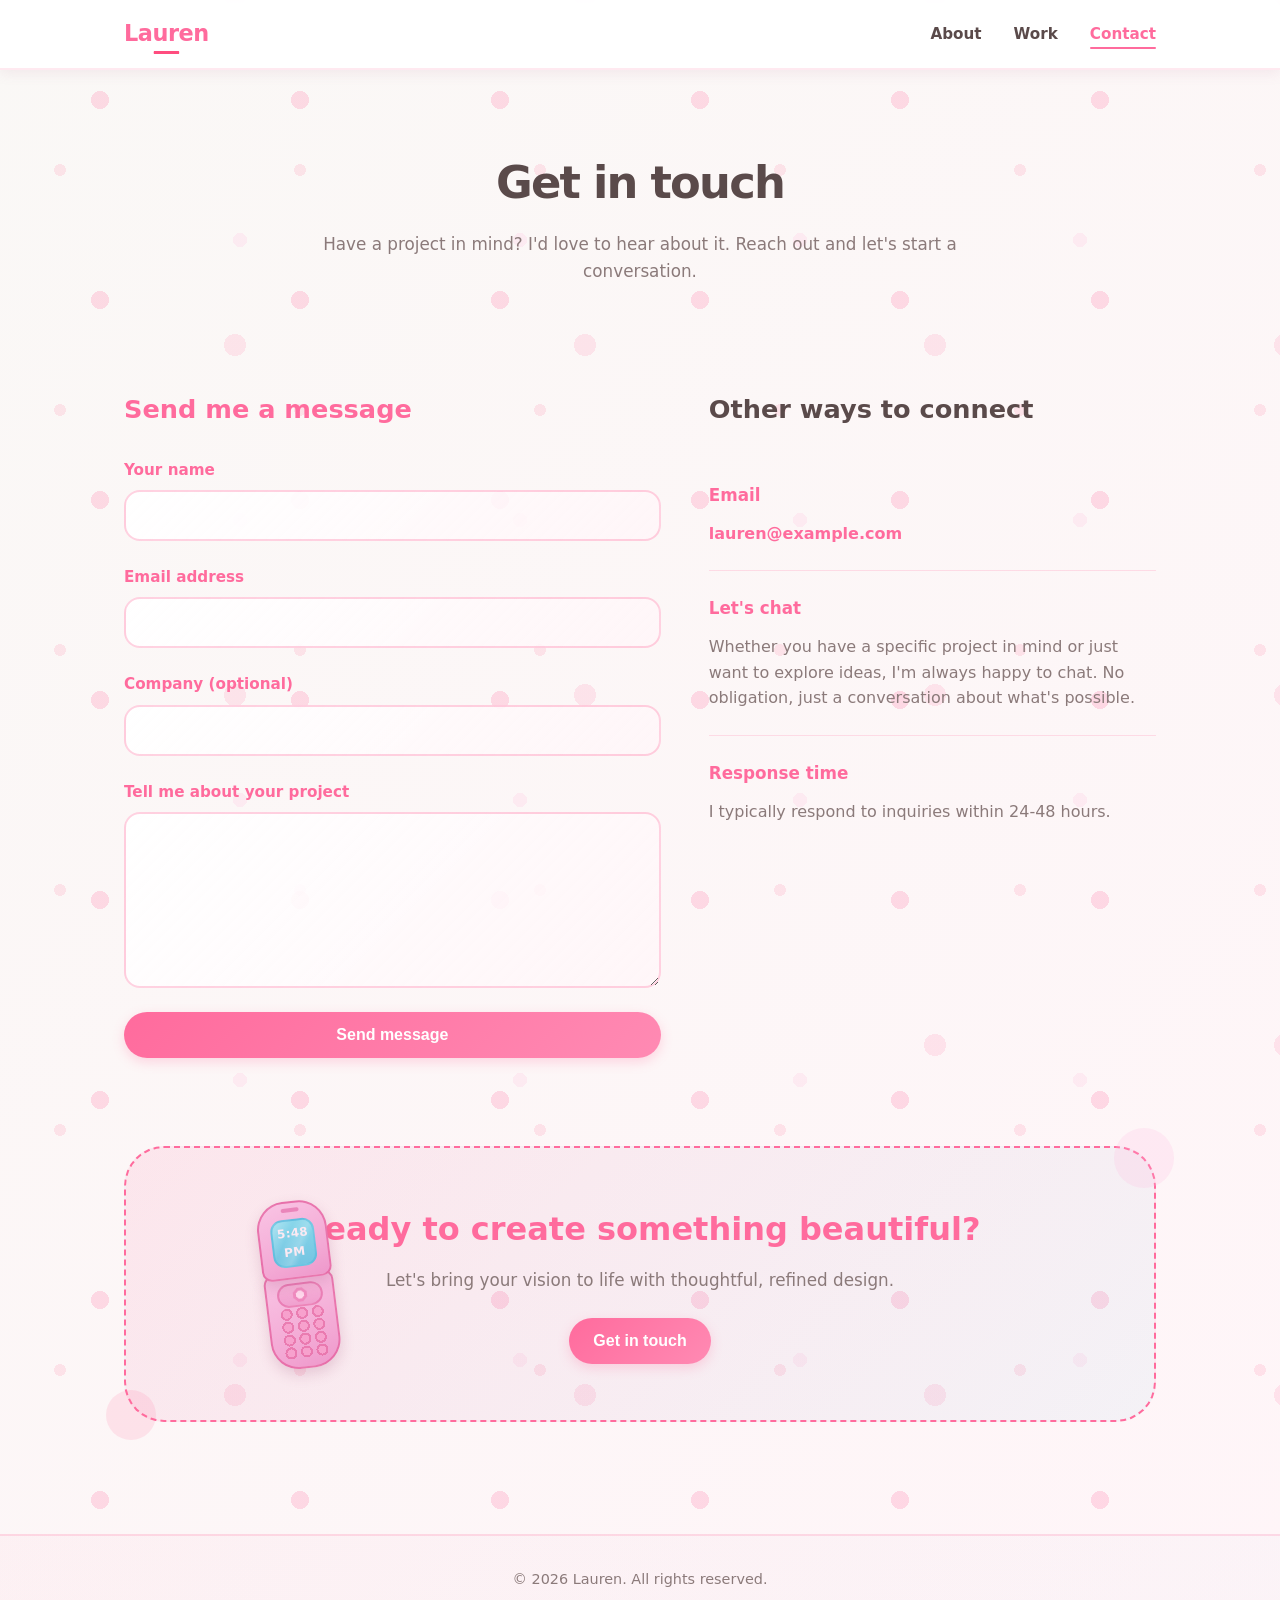
<file: pages/contact.html>
<!DOCTYPE html>
<html lang="en">
<head>
  <meta charset="UTF-8" />
  <meta name="viewport" content="width=device-width, initial-scale=1.0" />
  <title>Contact Lauren | Designer</title>
  <link rel="stylesheet" href="../css/style.css" />
</head>
<body class="contact-page">
  <nav class="navbar">
    <div class="navbar-container">
      <a href="../index.html" class="navbar-logo">Lauren</a>
      <ul class="nav-links">
        <li><a href="about.html">About</a></li>
        <li><a href="work.html">Work</a></li>
        <li><a href="contact.html" class="active">Contact</a></li>
      </ul>
    </div>
  </nav>

  <main class="site-shell">
    <section class="page-header reveal">
      <h1>Get in touch</h1>
      <p class="intro">
        Have a project in mind? I'd love to hear about it. Reach out and let's
        start a conversation.
      </p>
    </section>

    <section class="contact-section reveal">
      <div class="contact-container">
        <div class="contact-form-wrapper">
          <h2>Send me a message</h2>
          <form class="contact-form">
            <div class="form-group">
              <label for="name">Your name</label>
              <input type="text" id="name" name="name" required />
            </div>

            <div class="form-group">
              <label for="email">Email address</label>
              <input type="email" id="email" name="email" required />
            </div>

            <div class="form-group">
              <label for="company">Company (optional)</label>
              <input type="text" id="company" name="company" />
            </div>

            <div class="form-group">
              <label for="message">Tell me about your project</label>
              <textarea id="message" name="message" rows="6" required></textarea>
            </div>

            <button type="submit" class="button button-primary">Send message</button>
          </form>
        </div>

        <div class="contact-info">
          <h2>Other ways to connect</h2>
          <div class="info-card">
            <h3>Email</h3>
            <a href="mailto:lauren@example.com">lauren@example.com</a>
          </div>
          <div class="info-card">
            <h3>Let's chat</h3>
            <p>
              Whether you have a specific project in mind or just want to explore
              ideas, I'm always happy to chat. No obligation, just a conversation
              about what's possible.
            </p>
          </div>
          <div class="info-card">
            <h3>Response time</h3>
            <p>I typically respond to inquiries within 24-48 hours.</p>
          </div>
        </div>
      </div>
    </section>

    <section class="cta-section">
      <h2>Ready to create something beautiful?</h2>
      <p>Let's bring your vision to life with thoughtful, refined design.</p>
      <button class="button button-primary" onclick="document.querySelector('.contact-form').scrollIntoView({ behavior: 'smooth' })">
        Get in touch
      </button>
      <div class="flip-phone" aria-hidden="true">
        <div class="flip-phone-bubble">Hello</div>
        <span class="flip-phone-star flip-phone-star-a">★</span>
        <span class="flip-phone-star flip-phone-star-b">★</span>
        <span class="flip-phone-star flip-phone-star-c">★</span>
        <div class="flip-phone-top"><span class="flip-phone-time">12:12</span></div>
        <div class="flip-phone-bottom"></div>
      </div>
    </section>
  </main>

  <footer class="site-footer">
    <p>&copy; 2026 Lauren. All rights reserved.</p>
  </footer>
<script>
  const observer = new IntersectionObserver((entries) => {
    entries.forEach(e => { if (e.isIntersecting) { e.target.classList.add('visible'); observer.unobserve(e.target); } });
  }, { threshold: 0.12 });
  document.querySelectorAll('.reveal').forEach(el => observer.observe(el));

  const flipPhoneTimeEls = document.querySelectorAll('.flip-phone-time');

  function updateFlipPhoneTimes() {
    if (!flipPhoneTimeEls.length) return;
    const now = new Date();
    const timeText = now.toLocaleTimeString([], {
      hour: 'numeric',
      minute: '2-digit'
    });
    flipPhoneTimeEls.forEach((el) => {
      el.textContent = timeText;
    });
  }

  updateFlipPhoneTimes();
  setInterval(updateFlipPhoneTimes, 30000);
</script>
</body>
</html>
</file>
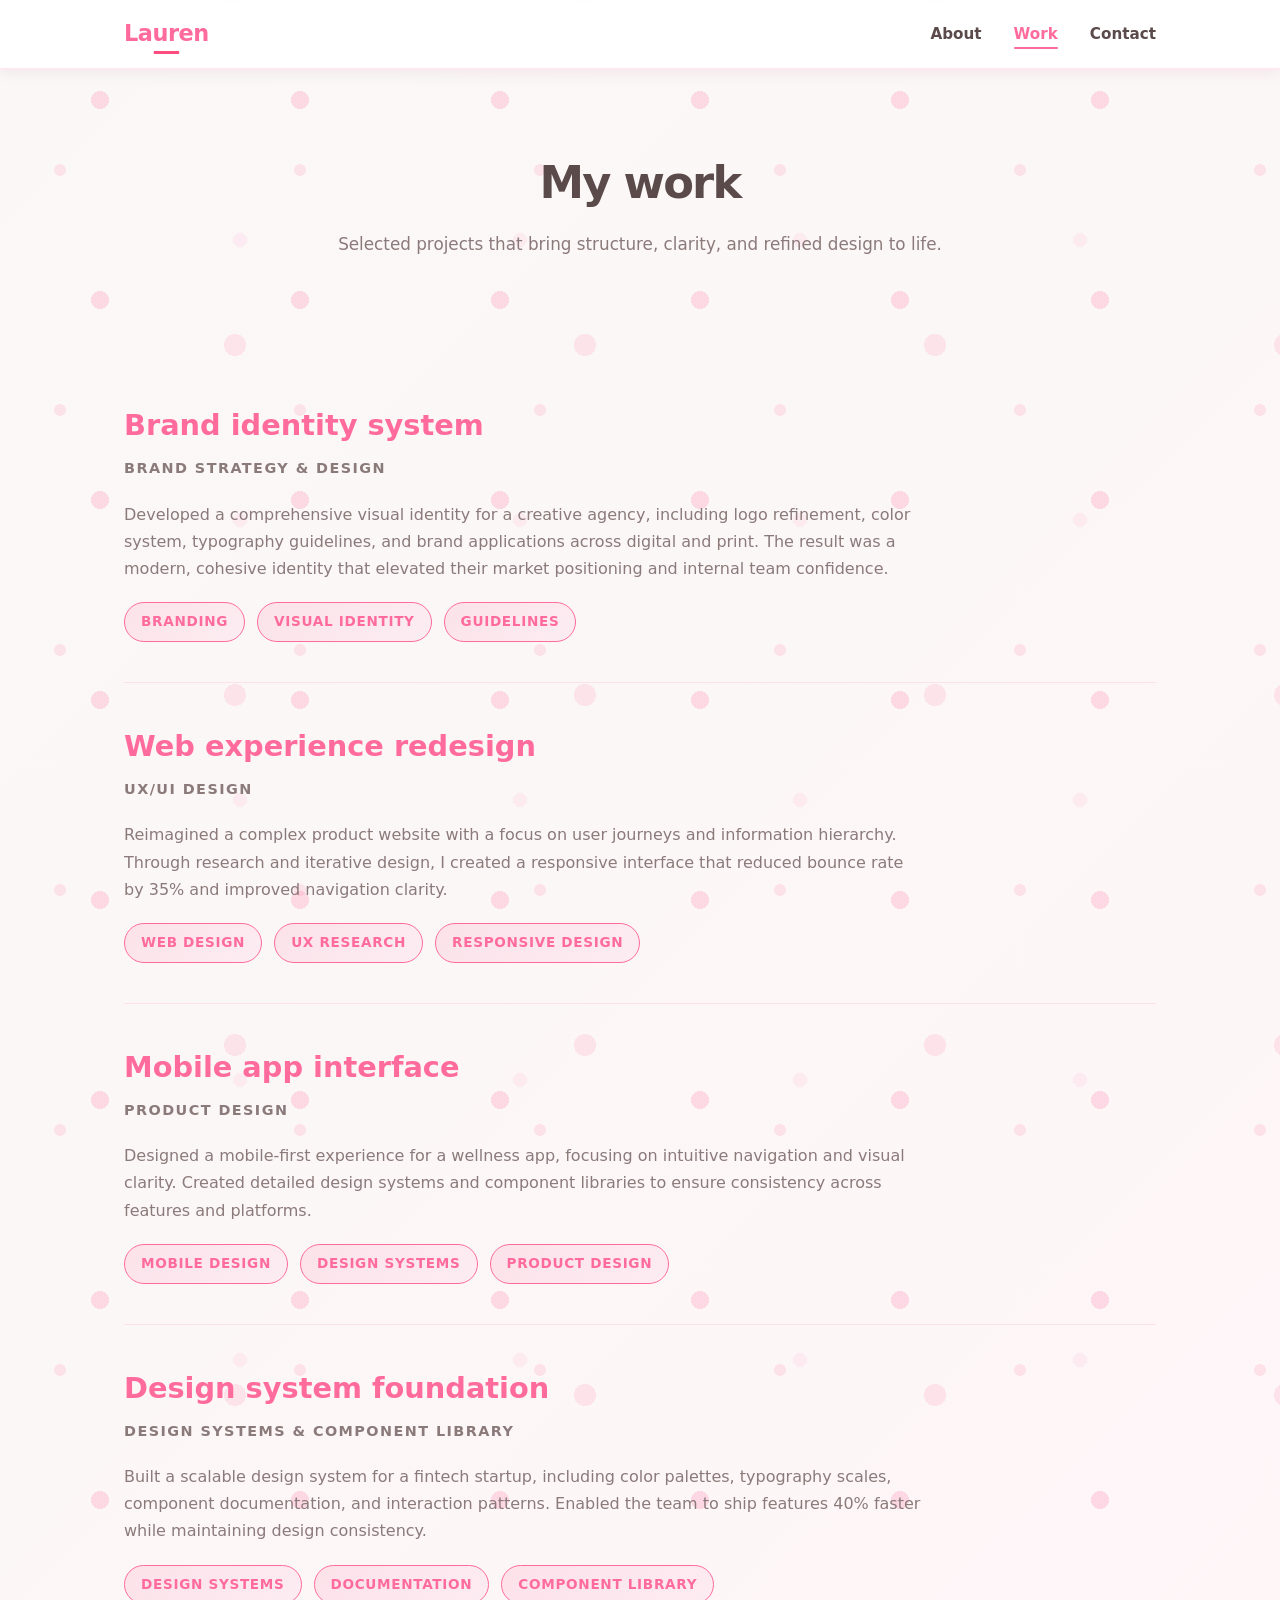
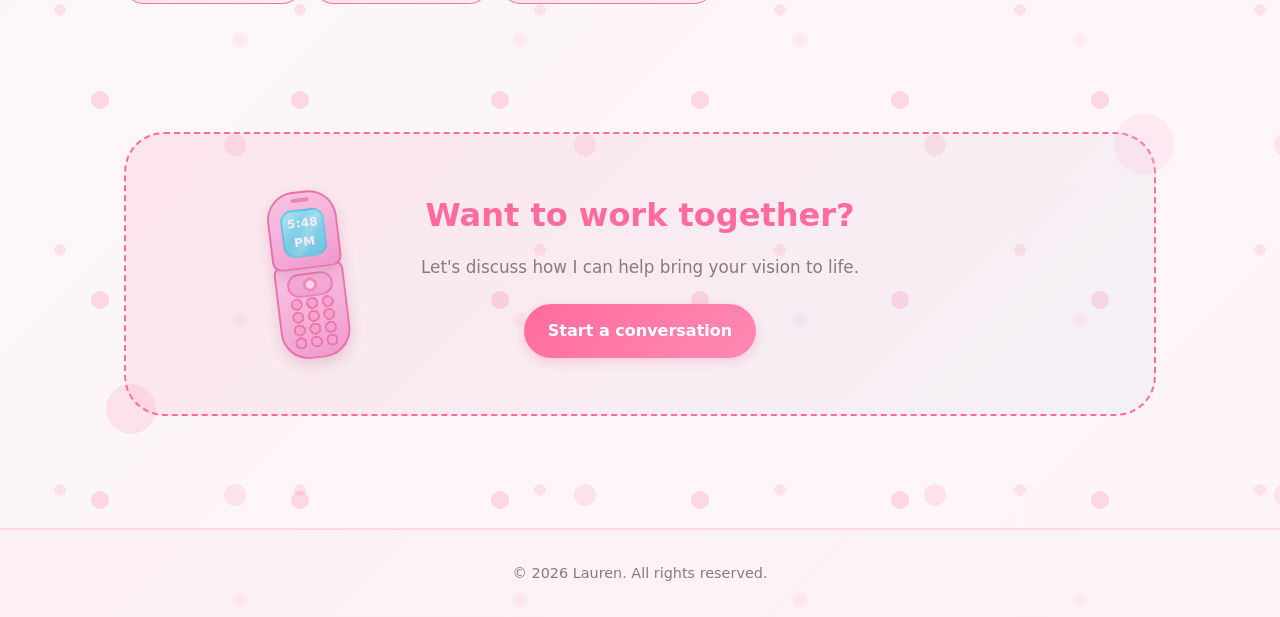
<file: pages/work.html>
<!DOCTYPE html>
<html lang="en">
<head>
  <meta charset="UTF-8" />
  <meta name="viewport" content="width=device-width, initial-scale=1.0" />
  <title>Work | Lauren, Designer</title>
  <link rel="stylesheet" href="../css/style.css" />
</head>
<body class="work-page">
  <nav class="navbar">
    <div class="navbar-container">
      <a href="../index.html" class="navbar-logo">Lauren</a>
      <ul class="nav-links">
        <li><a href="about.html">About</a></li>
        <li><a href="work.html" class="active">Work</a></li>
        <li><a href="contact.html">Contact</a></li>
      </ul>
    </div>
  </nav>

  <main class="site-shell">
    <section class="page-header reveal">
      <h1>My work</h1>
      <p class="intro">
        Selected projects that bring structure, clarity, and refined design to life.
      </p>
    </section>

    <section class="projects-section reveal">
      <div class="project-item">
        <div class="project-content">
          <h2>Brand identity system</h2>
          <p class="project-role">Brand Strategy & Design</p>
          <p>
            Developed a comprehensive visual identity for a creative agency, including
            logo refinement, color system, typography guidelines, and brand applications
            across digital and print. The result was a modern, cohesive identity that
            elevated their market positioning and internal team confidence.
          </p>
          <div class="project-tags">
            <span class="tag">Branding</span>
            <span class="tag">Visual Identity</span>
            <span class="tag">Guidelines</span>
          </div>
        </div>
      </div>

      <div class="project-item">
        <div class="project-content">
          <h2>Web experience redesign</h2>
          <p class="project-role">UX/UI Design</p>
          <p>
            Reimagined a complex product website with a focus on user journeys and
            information hierarchy. Through research and iterative design, I created
            a responsive interface that reduced bounce rate by 35% and improved
            navigation clarity.
          </p>
          <div class="project-tags">
            <span class="tag">Web Design</span>
            <span class="tag">UX Research</span>
            <span class="tag">Responsive Design</span>
          </div>
        </div>
      </div>

      <div class="project-item">
        <div class="project-content">
          <h2>Mobile app interface</h2>
          <p class="project-role">Product Design</p>
          <p>
            Designed a mobile-first experience for a wellness app, focusing on intuitive
            navigation and visual clarity. Created detailed design systems and component
            libraries to ensure consistency across features and platforms.
          </p>
          <div class="project-tags">
            <span class="tag">Mobile Design</span>
            <span class="tag">Design Systems</span>
            <span class="tag">Product Design</span>
          </div>
        </div>
      </div>

      <div class="project-item">
        <div class="project-content">
          <h2>Design system foundation</h2>
          <p class="project-role">Design Systems & Component Library</p>
          <p>
            Built a scalable design system for a fintech startup, including color
            palettes, typography scales, component documentation, and interaction
            patterns. Enabled the team to ship features 40% faster while maintaining
            design consistency.
          </p>
          <div class="project-tags">
            <span class="tag">Design Systems</span>
            <span class="tag">Documentation</span>
            <span class="tag">Component Library</span>
          </div>
        </div>
      </div>
    </section>

    <section class="cta-section reveal">
      <h2>Want to work together?</h2>
      <p>Let's discuss how I can help bring your vision to life.</p>
      <a class="button button-primary" href="contact.html">Start a conversation</a>
      <div class="flip-phone" aria-hidden="true">
        <div class="flip-phone-bubble">Hello</div>
        <span class="flip-phone-star flip-phone-star-a">★</span>
        <span class="flip-phone-star flip-phone-star-b">★</span>
        <span class="flip-phone-star flip-phone-star-c">★</span>
        <div class="flip-phone-top"><span class="flip-phone-time">12:12</span></div>
        <div class="flip-phone-bottom"></div>
      </div>
    </section>
  </main>

  <footer class="site-footer">
    <p>&copy; 2026 Lauren. All rights reserved.</p>
  </footer>
<script>
  const observer = new IntersectionObserver((entries) => {
    entries.forEach(e => { if (e.isIntersecting) { e.target.classList.add('visible'); observer.unobserve(e.target); } });
  }, { threshold: 0.12 });
  document.querySelectorAll('.reveal').forEach(el => observer.observe(el));

  const flipPhoneTimeEls = document.querySelectorAll('.flip-phone-time');

  function updateFlipPhoneTimes() {
    if (!flipPhoneTimeEls.length) return;
    const now = new Date();
    const timeText = now.toLocaleTimeString([], {
      hour: 'numeric',
      minute: '2-digit'
    });
    flipPhoneTimeEls.forEach((el) => {
      el.textContent = timeText;
    });
  }

  updateFlipPhoneTimes();
  setInterval(updateFlipPhoneTimes, 30000);
</script>
</body>
</html>
</file>
<file: css/style.css>
:root {
  color-scheme: light;
  --bg: #faf8f6;
  --surface: #fff5f8;
  --surface-strong: #ffe8f2;
  --text: #5a4a4a;
  --muted: #8b7a7a;
  --accent-pink: #ff6b9d;
  --accent-pink-light: #ffb3d9;
  --accent-pink-dark: #ff4d7f;
  --accent-blue: #a8d8f0;
  --accent-brown: #a68570;
  --accent-soft: rgba(255, 107, 157, 0.15);
  --radius: 32px;
  --shadow: 0 8px 24px rgba(162, 107, 137, 0.15);
}

* {
  box-sizing: border-box;
}

html, body {
  margin: 0;
  min-height: 100%;
}

body {
  font-family: "Segoe UI", ui-sans-serif, system-ui, -apple-system, BlinkMacSystemFont, sans-serif;
  background:
    radial-gradient(circle, rgba(255, 107, 157, 0.22) 9px,  transparent 9px),
    radial-gradient(circle, rgba(255, 179, 217, 0.18) 7px,  transparent 7px),
    radial-gradient(circle, rgba(255, 107, 157, 0.14) 11px, transparent 11px),
    radial-gradient(circle, rgba(255, 77,  127, 0.12) 6px,  transparent 6px),
    linear-gradient(135deg, #faf8f6 0%, #fff5f8 100%);
  background-size:
    200px 200px,
    280px 280px,
    350px 350px,
    240px 240px,
    100% 100%;
  background-position:
    0     0,
    100px 100px,
    60px  170px,
    180px 50px,
    0     0;
  animation: dots-move 24s linear infinite;
  color: var(--text);
  line-height: 1.6;
}

@keyframes dots-move {
  0% {
    background-position:
      0 0,
      100px 100px,
      60px 170px,
      180px 50px,
      0 0;
  }

  100% {
    background-position:
      200px 200px,
      -140px -120px,
      410px -180px,
      -60px 290px,
      0 0;
  }
}

/* Scroll reveal */
.reveal {
  opacity: 0;
  transform: translateY(32px);
  transition: opacity 0.6s ease, transform 0.6s ease;
}

.reveal.visible {
  opacity: 1;
  transform: translateY(0);
}

.reveal-delay-1 { transition-delay: 0.1s; }
.reveal-delay-2 { transition-delay: 0.2s; }
.reveal-delay-3 { transition-delay: 0.3s; }
.reveal-delay-4 { transition-delay: 0.4s; }

@media (prefers-reduced-motion: reduce) {
  body { animation: none; }
  .reveal { opacity: 1; transform: none; transition: none; }
}

/* Navigation */
.navbar {
  position: sticky;
  top: 0;
  background: rgba(255, 255, 255, 0.95);
  backdrop-filter: blur(10px);
  border-bottom: 2px solid rgba(255, 107, 157, 0.15);
  z-index: 100;
  box-shadow: 0 4px 12px rgba(162, 107, 137, 0.1);
}

.navbar-container {
  max-width: 1080px;
  margin: 0 auto;
  padding: 16px 24px;
  display: flex;
  justify-content: space-between;
  align-items: center;
}

.navbar-logo {
  font-size: 1.4rem;
  font-weight: 700;
  color: var(--accent-pink);
  text-decoration: none;
  letter-spacing: -0.02em;
  position: relative;
}

.navbar-logo::after {
  content: '';
  position: absolute;
  bottom: -2px;
  left: 0;
  right: 0;
  height: 3px;
  background: var(--accent-pink-dark);
  border-radius: 999px;
  transform: scaleX(0.3);
}

.nav-links {
  display: flex;
  list-style: none;
  gap: 32px;
  margin: 0;
  padding: 0;
}

.nav-links a {
  color: var(--text);
  text-decoration: none;
  font-weight: 600;
  transition: color 0.2s ease, transform 0.2s ease;
  position: relative;
  font-size: 0.95rem;
}

.nav-links a:hover {
  color: var(--accent-pink);
  transform: translateY(-2px);
}

.nav-links a.active {
  color: var(--accent-pink);
}

.nav-links a.active::after {
  content: '';
  position: absolute;
  bottom: -6px;
  left: 0;
  right: 0;
  height: 2px;
  background: var(--accent-pink);
  border-radius: 999px;
}

/* Main layout */
.site-shell {
  max-width: 1080px;
  margin: 0 auto;
  padding: 48px 24px 64px;
}

/* Page header */
.page-header {
  padding: 40px 0 64px;
  text-align: center;
}

.page-header h1 {
  margin: 0 0 24px;
  font-size: clamp(2.4rem, 3.5vw, 3.8rem);
  line-height: 1.1;
  letter-spacing: -0.04em;
}

.page-header .intro {
  max-width: 680px;
  margin: 0 auto;
  color: var(--muted);
  font-size: 1.05rem;
}

/* Hero section (home) */
.hero {
  display: grid;
  grid-template-columns: minmax(0, 1.6fr) minmax(260px, 1fr);
  gap: 32px;
  align-items: start;
  padding: 40px 0 64px;
}

.hero-copy {
  padding: 40px 0;
}

.name-section {
  display: flex;
  align-items: center;
  gap: 28px;
  margin-bottom: 24px;
}

.photo-wrap {
  position: relative;
  display: inline-block;
}

.star-sticker {
  position: absolute;
  z-index: 3;
  color: var(--accent-pink-dark);
  font-size: 1.15rem;
  text-shadow: 0 2px 8px rgba(255, 107, 157, 0.25);
  opacity: 0;
  transform: scale(0.45) rotate(-12deg);
  animation: sticker-pop 520ms cubic-bezier(0.17, 0.89, 0.32, 1.25) forwards, sticker-twinkle 1.4s ease-in-out 900ms infinite;
}

.star-1 {
  top: 8px;
  right: -12px;
  animation-delay: 240ms, 1.15s;
}

.star-2 {
  top: 48px;
  left: -16px;
  font-size: 0.95rem;
  animation-delay: 330ms, 1.35s;
}

.star-3 {
  bottom: 34px;
  right: -20px;
  font-size: 1.05rem;
  animation-delay: 420ms, 1.1s;
}

.star-4 {
  bottom: -6px;
  left: 18px;
  font-size: 0.9rem;
  animation-delay: 520ms, 1.4s;
}

.photo-wrap::before,
.photo-wrap::after {
  content: "";
  position: absolute;
  border-radius: 50%;
  pointer-events: none;
  opacity: 0;
}

.photo-wrap::before {
  width: 250px;
  height: 250px;
  top: -15px;
  left: -15px;
  border: 3px dashed rgba(255, 107, 157, 0.65);
  animation: burst-ring 700ms ease-out 80ms forwards;
}

.photo-wrap::after {
  width: 280px;
  height: 280px;
  top: -30px;
  left: -30px;
  background: radial-gradient(circle, rgba(255, 107, 157, 0.22) 0%, rgba(255, 107, 157, 0) 68%);
  animation: burst-glow 800ms ease-out 80ms forwards;
}

.profile-photo {
  width: 220px;
  height: 220px;
  border-radius: 50%;
  object-fit: cover;
  border: 3px solid var(--accent-pink);
  box-shadow: 0 8px 24px rgba(162, 107, 137, 0.3), 4px 4px 0 rgba(255, 107, 157, 0.2);
  flex-shrink: 0;
  opacity: 0;
  transform: scale(0.75);
  animation: photo-pop 650ms cubic-bezier(0.17, 0.89, 0.32, 1.28) 120ms forwards;
}

.name-copy {
  display: flex;
  flex-direction: column;
  gap: 8px;
}

.name-section .eyebrow {
  margin: 0;
  font-size: 0.9rem;
}

.name-section h1 {
  margin: 0;
  font-size: 2.8rem;
  line-height: 1.18;
}

.magazine-name {
  margin: 0;
  display: flex;
  flex-wrap: wrap;
  gap: 0.3rem;
  align-items: flex-end;
  line-height: 1;
  padding-bottom: 0.12em;
}

.magazine-name span {
  display: inline-flex;
  align-items: center;
  justify-content: center;
  min-width: 0.78em;
  padding: 0.08em 0.2em;
  border: 2px solid rgba(90, 74, 74, 0.15);
  border-radius: 0.12em;
  box-shadow: 1px 2px 0 rgba(90, 74, 74, 0.18);
  background: #fff;
  color: #5a4a4a;
  text-transform: uppercase;
  --letter-transform: rotate(0deg);
  transform: var(--letter-transform);
  opacity: 0;
  animation: letter-pop 480ms ease-out forwards, letter-bob 3.2s ease-in-out 1.1s infinite;
}

.magazine-name .letter-gap {
  min-width: 0.42em;
  padding: 0;
  border: 0;
  background: transparent;
  box-shadow: none;
  transform: none;
  opacity: 1;
  animation: none;
}

.magazine-name span:nth-child(1) { font-family: Georgia, serif; background: #ffe8f2; --letter-transform: rotate(-6deg) translateY(-2px); animation-delay: 80ms, 1.08s; }
.magazine-name span:nth-child(2) { font-family: "Trebuchet MS", sans-serif; background: #fff2f8; --letter-transform: rotate(4deg); animation-delay: 160ms, 1.16s; }
.magazine-name span:nth-child(3) { font-family: "Courier New", monospace; background: #fff; --letter-transform: rotate(-3deg) translateY(1px); animation-delay: 240ms, 1.24s; }
.magazine-name span:nth-child(4) { font-family: Impact, "Arial Black", sans-serif; background: #ffe1ef; --letter-transform: rotate(5deg) translateY(-1px); animation-delay: 320ms, 1.32s; }
.magazine-name span:nth-child(5) { font-family: "Palatino Linotype", serif; background: #fff7fb; --letter-transform: rotate(-4deg); animation-delay: 400ms, 1.40s; }
.magazine-name span:nth-child(6) { font-family: Verdana, sans-serif; background: #ffdceb; --letter-transform: rotate(3deg) translateY(-2px); animation-delay: 480ms, 1.48s; }
.magazine-name span:nth-child(8) { font-family: Georgia, serif; background: #ffe8f2; --letter-transform: rotate(-5deg); animation-delay: 560ms, 1.56s; }
.magazine-name span:nth-child(9) { font-family: "Gill Sans", "Trebuchet MS", sans-serif; background: #fff2f8; --letter-transform: rotate(4deg) translateY(1px); animation-delay: 640ms, 1.64s; }
.magazine-name span:nth-child(10) { font-family: "Courier New", monospace; background: #fff; --letter-transform: rotate(-2deg); animation-delay: 720ms, 1.72s; }
.magazine-name span:nth-child(11) { font-family: Impact, "Arial Black", sans-serif; background: #ffe1ef; --letter-transform: rotate(6deg) translateY(-1px); animation-delay: 800ms, 1.80s; }
.magazine-name span:nth-child(12) { font-family: "Palatino Linotype", serif; background: #fff7fb; --letter-transform: rotate(-4deg) translateY(2px); animation-delay: 880ms, 1.88s; }
.magazine-name span:nth-child(13) { font-family: Verdana, sans-serif; background: #ffdceb; --letter-transform: rotate(3deg); animation-delay: 960ms, 1.96s; }

@keyframes letter-pop {
  0% {
    opacity: 0;
    transform: var(--letter-transform) translateY(12px) scale(0.78);
    filter: blur(1px);
  }

  100% {
    opacity: 1;
    transform: var(--letter-transform) translateY(0) scale(1);
    filter: blur(0);
  }
}

@keyframes letter-bob {
  0%,
  100% {
    transform: var(--letter-transform) translateY(0);
  }

  50% {
    transform: var(--letter-transform) translateY(-3px);
  }
}

.name-section .typing-headline {
  display: inline-block;
  overflow: hidden;
  white-space: nowrap;
  width: 0;
  line-height: 1.2;
  padding-bottom: 0.22em;
  border-right: 3px solid var(--accent-pink-dark);
  animation: typing 1.7s steps(13, end) 380ms forwards, blink-caret 700ms step-end 380ms 3, hide-caret 1ms linear 2.08s forwards;
}

.eyebrow {
  margin: 0 0 18px;
  color: var(--accent-pink);
  font-size: 0.95rem;
  letter-spacing: 0.18em;
  text-transform: uppercase;
  font-weight: 700;
}

h1 {
  margin: 0 0 24px;
  font-size: clamp(3rem, 4vw, 4.8rem);
  line-height: 0.98;
  letter-spacing: -0.04em;
}

@keyframes photo-pop {
  0% {
    opacity: 0;
    transform: scale(0.75);
  }

  70% {
    opacity: 1;
    transform: scale(1.08);
  }

  100% {
    opacity: 1;
    transform: scale(1);
  }
}

@keyframes burst-ring {
  0% {
    opacity: 0;
    transform: scale(0.35) rotate(-18deg);
  }

  40% {
    opacity: 0.9;
  }

  100% {
    opacity: 0;
    transform: scale(1.1) rotate(8deg);
  }
}

@keyframes burst-glow {
  0% {
    opacity: 0;
    transform: scale(0.6);
  }

  35% {
    opacity: 0.7;
  }

  100% {
    opacity: 0;
    transform: scale(1.12);
  }
}

@keyframes sticker-pop {
  0% {
    opacity: 0;
    transform: scale(0.45) rotate(-12deg);
  }

  70% {
    opacity: 1;
    transform: scale(1.15) rotate(8deg);
  }

  100% {
    opacity: 1;
    transform: scale(1) rotate(0deg);
  }
}

@keyframes sticker-twinkle {
  0%,
  100% {
    transform: scale(1) rotate(0deg);
    filter: brightness(1);
  }

  50% {
    transform: scale(1.16) rotate(8deg);
    filter: brightness(1.18);
  }
}

@keyframes typing {
  from {
    width: 0;
  }

  to {
    width: 14ch;
  }
}

@keyframes blink-caret {
  0%,
  100% {
    border-right-color: transparent;
  }

  50% {
    border-right-color: var(--accent-pink-dark);
  }
}

@keyframes hide-caret {
  to {
    border-right-width: 0;
    border-right-color: transparent;
  }
}

.intro {
  max-width: 640px;
  color: var(--muted);
  font-size: 1.05rem;
}

.actions {
  display: flex;
  flex-wrap: wrap;
  gap: 16px;
  margin-top: 32px;
  margin-bottom: 40px;
}

.button {
  display: inline-flex;
  align-items: center;
  justify-content: center;
  padding: 14px 24px;
  border-radius: 999px;
  text-decoration: none;
  font-weight: 700;
  transition: transform 0.2s ease, background-color 0.2s ease, color 0.2s ease, box-shadow 0.2s ease;
  border: none;
  cursor: pointer;
  font-size: 1rem;
  box-shadow: 0 4px 12px rgba(255, 107, 157, 0.25);
  position: relative;
}

.button:hover {
  transform: translateY(-3px) rotate(1deg);
  box-shadow: 0 8px 20px rgba(255, 107, 157, 0.35);
}

.button-primary {
  background: linear-gradient(135deg, var(--accent-pink), #ff8ab3);
  color: white;
  font-weight: 700;
}

.button-primary:hover {
  background: linear-gradient(135deg, #ff5a8c, #ff9ac0);
}

.button-secondary {
  background: linear-gradient(135deg, var(--accent-pink-light), #ff9ac0);
  color: white;
  border: none;
  font-weight: 700;
}

.button-secondary:hover {
  background: linear-gradient(135deg, #ff8fb0, #ffb3d9);
}

.hero-card {
  position: sticky;
  top: 100px;
}

.detail-card {
  padding: 32px;
  border-radius: 28px;
  background: linear-gradient(135deg, #ffffff 0%, rgba(255, 245, 248, 0.8) 100%);
  border: 2px solid var(--accent-pink);
  box-shadow: 0 8px 24px rgba(162, 107, 137, 0.2), 4px 4px 0 rgba(255, 107, 157, 0.3);
  position: relative;
  transform: rotate(-1deg);
}

.detail-card::before {
  content: '';
  position: absolute;
  top: -8px;
  right: 20px;
  width: 16px;
  height: 16px;
  background: var(--accent-pink-light);
  border-radius: 50%;
  opacity: 0.6;
}

.detail-card::after {
  content: '';
  position: absolute;
  bottom: -6px;
  left: 30px;
  width: 12px;
  height: 12px;
  background: var(--accent-pink);
  border-radius: 50%;
  opacity: 0.5;
}

.detail-label {
  margin: 0 0 18px;
  color: var(--accent-pink);
  text-transform: uppercase;
  letter-spacing: 0.16em;
  font-size: 0.8rem;
  font-weight: 700;
}

.detail-card ul {
  margin: 0;
  padding: 0;
  list-style: none;
  display: grid;
  gap: 14px;
}

.detail-card li {
  padding: 18px 20px;
  border-radius: 18px;
  background: linear-gradient(135deg, rgba(255, 107, 157, 0.1), rgba(255, 179, 217, 0.1));
  border: 1.5px solid rgba(255, 107, 157, 0.4);
  color: var(--text);
  font-weight: 500;
  transform: rotate(0.5deg);
  transition: transform 0.2s ease;
}

.detail-card li:hover {
  transform: rotate(-0.5deg) scale(1.02);
}

/* Section panels */
.section-panel {
  padding: 64px 0;
  display: grid;
  gap: 32px;
}

.section-alt {
  background: linear-gradient(135deg, rgba(255, 245, 248, 0.6), rgba(168, 216, 240, 0.15));
  border-radius: 40px;
  border: 2px dashed rgba(255, 107, 157, 0.3);
  padding: 56px 32px;
  margin: 32px 0;
  position: relative;
  overflow: hidden;
}

.section-alt::before {
  content: '';
  position: absolute;
  top: 20px;
  right: 30px;
  width: 24px;
  height: 24px;
  background: var(--accent-pink-light);
  border-radius: 50%;
  opacity: 0.4;
}

.section-alt::after {
  content: '';
  position: absolute;
  bottom: 20px;
  left: 40px;
  width: 20px;
  height: 20px;
  background: var(--accent-pink);
  border-radius: 50%;
  opacity: 0.3;
}

.section-panel h2 {
  margin: 0 0 18px;
  font-size: clamp(2rem, 2.5vw, 2.8rem);
  color: var(--accent-pink);
  position: relative;
}

.section-panel p {
  margin: 0;
  max-width: 760px;
  color: var(--muted);
}

.bio-grid,
.project-grid {
  display: grid;
  gap: 24px;
}

.bio-grid {
  grid-template-columns: repeat(2, minmax(0, 1fr));
}

.bio-card,
.project-card {
  padding: 28px;
  border-radius: 24px;
  background: linear-gradient(135deg, #ffffff 0%, rgba(255, 245, 248, 0.6) 100%);
  border: 2px solid var(--accent-pink);
  box-shadow: 0 6px 18px rgba(162, 107, 137, 0.15), 3px 3px 0 rgba(77, 184, 168, 0.2);
  position: relative;
  transform: rotate(-1.5deg);
  transition: transform 0.3s ease, box-shadow 0.3s ease;
}

.bio-card:hover,
.project-card:hover {
  transform: rotate(0.5deg) translateY(-4px);
  box-shadow: 0 10px 26px rgba(162, 107, 137, 0.2), 4px 4px 0 rgba(255, 107, 157, 0.3);
}

.bio-card::before,
.project-card::before {
  content: '';
  position: absolute;
  top: -12px;
  right: 16px;
  width: 14px;
  height: 14px;
  background: var(--accent-pink-light);
  border-radius: 50%;
  opacity: 0.7;
}

.bio-card::after,
.project-card::after {
  content: '';
  position: absolute;
  bottom: -8px;
  left: 20px;
  width: 10px;
  height: 10px;
  background: var(--accent-pink);
  border-radius: 50%;
  opacity: 0.6;
}

.bio-card h3,
.project-card h3 {
  margin: 0 0 12px;
  font-size: 1.15rem;
  color: var(--accent-pink);
}

.project-grid {
  grid-template-columns: repeat(2, minmax(0, 1fr));
}

.footer-panel {
  margin-top: 64px;
  padding: 40px;
  border-radius: 40px;
  background: linear-gradient(135deg, #ffe8f2 0%, rgba(255, 179, 217, 0.15) 100%);
  border: 2px solid var(--accent-pink);
  text-align: center;
  box-shadow: 0 8px 24px rgba(162, 107, 137, 0.2), 4px 4px 0 rgba(255, 107, 157, 0.15);
  position: relative;
  overflow: visible;
}

.footer-panel::before {
  content: '';
  position: absolute;
  top: 15px;
  left: 25px;
  width: 16px;
  height: 16px;
  background: var(--accent-pink-light);
  border-radius: 50%;
  opacity: 0.5;
}

.footer-panel p {
  margin: 0 0 24px;
  font-size: 1.1rem;
  color: var(--text);
}

.footer-panel .button {
  position: relative;
  z-index: 2;
}

.flip-phone {
  position: absolute;
  left: 165px;
  top: 50%;
  bottom: auto;
  width: 70px;
  height: 168px;
  pointer-events: auto;
  transform: translateY(-50%) rotate(-7deg);
  transform-origin: center bottom;
  z-index: 1;
}

.flip-phone::before {
  content: none;
}

.flip-phone::after {
  content: '';
  position: absolute;
  left: 8px;
  right: 8px;
  top: 68px;
  height: 8px;
  border-radius: 8px;
  background: linear-gradient(180deg, #ff9cc8 0%, #f779b0 100%);
  border: 1px solid rgba(232, 109, 167, 0.5);
}

.flip-phone-top,
.flip-phone-bottom {
  position: absolute;
  left: 0;
  width: 70px;
  border: 2px solid rgba(228, 96, 158, 0.75);
  background: linear-gradient(160deg, #f9c4e4 0%, #f3a8d4 70%, #ee98cb 100%);
  box-shadow: 0 6px 14px rgba(153, 66, 108, 0.2);
}

.flip-phone-top {
  top: 0;
  height: 78px;
  border-radius: 28px 28px 10px 10px;
  z-index: 3;
}

.flip-phone-top::before {
  content: '';
  position: absolute;
  left: 11px;
  right: 11px;
  top: 16px;
  bottom: 10px;
  border-radius: 12px;
  background:
    linear-gradient(120deg, rgba(255, 255, 255, 0.26) 10%, transparent 35%, rgba(255, 255, 255, 0.2) 60%, transparent 72%),
    linear-gradient(180deg, #88d6ea 0%, #75c5e2 100%);
  border: 2px solid rgba(80, 184, 220, 0.55);
}

.flip-phone-time {
  position: absolute;
  left: 11px;
  right: 11px;
  top: 16px;
  bottom: 10px;
  z-index: 1;
  color: #fbe9f2;
  font-size: 12px;
  font-weight: 700;
  letter-spacing: 0.02em;
  display: flex;
  align-items: center;
  justify-content: center;
}

.flip-phone-top::after {
  content: '';
  position: absolute;
  top: 5px;
  left: 50%;
  width: 18px;
  height: 4px;
  border-radius: 999px;
  background: rgba(228, 109, 170, 0.7);
  transform: translateX(-50%);
}

.flip-phone-bottom {
  bottom: 0;
  height: 96px;
  border-radius: 10px 10px 28px 28px;
  z-index: 1;
}

.flip-phone-bottom::before {
  content: '';
  position: absolute;
  left: 10px;
  right: 10px;
  top: 8px;
  height: 20px;
  border-radius: 14px;
  background:
    radial-gradient(circle at 50% 50%, #ffd8ec 0 4px, rgba(236, 109, 171, 0.5) 4px 7px, transparent 7px),
    linear-gradient(180deg, #f7b4da 0%, #f0a0cf 100%);
  border: 2px solid rgba(228, 96, 158, 0.55);
}

.flip-phone-bottom::after {
  content: '';
  position: absolute;
  left: 10px;
  right: 10px;
  top: 32px;
  bottom: 6px;
  border-radius: 10px;
  background:
    radial-gradient(circle at 16% 12%, #f7a1cd 0 4px, rgba(230, 105, 162, 0.72) 4px 6px, transparent 6px),
    radial-gradient(circle at 50% 12%, #f7a1cd 0 4px, rgba(230, 105, 162, 0.72) 4px 6px, transparent 6px),
    radial-gradient(circle at 84% 12%, #f7a1cd 0 4px, rgba(230, 105, 162, 0.72) 4px 6px, transparent 6px),
    radial-gradient(circle at 16% 36%, #f7a1cd 0 4px, rgba(230, 105, 162, 0.72) 4px 6px, transparent 6px),
    radial-gradient(circle at 50% 36%, #f7a1cd 0 4px, rgba(230, 105, 162, 0.72) 4px 6px, transparent 6px),
    radial-gradient(circle at 84% 36%, #f7a1cd 0 4px, rgba(230, 105, 162, 0.72) 4px 6px, transparent 6px),
    radial-gradient(circle at 16% 60%, #f7a1cd 0 4px, rgba(230, 105, 162, 0.72) 4px 6px, transparent 6px),
    radial-gradient(circle at 50% 60%, #f7a1cd 0 4px, rgba(230, 105, 162, 0.72) 4px 6px, transparent 6px),
    radial-gradient(circle at 84% 60%, #f7a1cd 0 4px, rgba(230, 105, 162, 0.72) 4px 6px, transparent 6px),
    radial-gradient(circle at 16% 84%, #f7a1cd 0 4px, rgba(230, 105, 162, 0.72) 4px 6px, transparent 6px),
    radial-gradient(circle at 50% 84%, #f7a1cd 0 4px, rgba(230, 105, 162, 0.72) 4px 6px, transparent 6px),
    radial-gradient(circle at 84% 84%, #f7a1cd 0 4px, rgba(230, 105, 162, 0.72) 4px 6px, transparent 6px);
}

.flip-phone-bubble {
  position: absolute;
  left: -56px;
  top: 26px;
  padding: 6px 11px;
  border-radius: 14px;
  background: #ffffff;
  border: 2px solid rgba(255, 107, 157, 0.5);
  color: var(--accent-pink-dark);
  font-size: 0.8rem;
  font-weight: 700;
  line-height: 1;
  opacity: 0;
  transform: translateY(6px) scale(0.92);
  transition: opacity 180ms ease, transform 220ms ease;
  pointer-events: none;
  z-index: 5;
}

.flip-phone-bubble::after {
  content: '';
  position: absolute;
  right: -6px;
  bottom: 14px;
  width: 10px;
  height: 10px;
  background: #ffffff;
  border-right: 2px solid rgba(255, 107, 157, 0.5);
  border-bottom: 2px solid rgba(255, 107, 157, 0.5);
  transform: rotate(-45deg);
}

.flip-phone-star {
  position: absolute;
  color: var(--accent-pink);
  font-size: 0.72rem;
  line-height: 1;
  opacity: 0;
  transform: scale(0.6) translateY(4px);
  pointer-events: none;
  z-index: 5;
}

.flip-phone-star-a {
  left: -20px;
  top: 8px;
}

.flip-phone-star-b {
  left: -6px;
  top: 22px;
  font-size: 0.6rem;
}

.flip-phone-star-c {
  left: -10px;
  top: -2px;
  font-size: 0.52rem;
}

.flip-phone:hover .flip-phone-bubble,
.footer-panel:hover .flip-phone-bubble {
  opacity: 1;
  transform: translateY(0) scale(1);
}

.flip-phone:hover .flip-phone-star,
.footer-panel:hover .flip-phone-star {
  opacity: 1;
  animation: flip-star-pop 460ms ease forwards;
}

.flip-phone:hover .flip-phone-star-b,
.footer-panel:hover .flip-phone-star-b {
  animation-delay: 70ms;
}

.flip-phone:hover .flip-phone-star-c,
.footer-panel:hover .flip-phone-star-c {
  animation-delay: 120ms;
}

@keyframes flip-star-pop {
  0% {
    opacity: 0;
    transform: scale(0.6) translateY(4px);
  }
  60% {
    opacity: 1;
    transform: scale(1.12) translateY(-2px);
  }
  100% {
    opacity: 1;
    transform: scale(1) translateY(0);
  }
}

/* About page styles */
.content-section {
  padding: 40px 0;
}

.content-grid {
  display: grid;
  grid-template-columns: repeat(2, minmax(0, 1fr));
  gap: 48px;
  margin-bottom: 40px;
}

.content-grid h2 {
  font-size: 1.6rem;
  margin: 0 0 18px;
  color: var(--accent-pink);
}

.content-grid p {
  color: var(--muted);
  margin: 0 0 16px;
}

.skills-section {
  padding: 56px 32px;
  background: linear-gradient(135deg, rgba(255, 245, 248, 0.5), rgba(168, 216, 240, 0.1));
  border: 2px dashed var(--accent-pink);
  border-radius: 40px;
  margin: 48px 0;
  position: relative;
}

.skills-section::before {
  content: '';
  position: absolute;
  top: 20px;
  right: 30px;
  width: 24px;
  height: 24px;
  background: var(--accent-pink-light);
  border-radius: 50%;
  opacity: 0.4;
}

.skills-section::after {
  content: '';
  position: absolute;
  bottom: 20px;
  left: 40px;
  width: 20px;
  height: 20px;
  background: var(--accent-pink);
  border-radius: 50%;
  opacity: 0.3;
}

.skills-section h2 {
  font-size: 2rem;
  margin: 0 0 32px;
  text-align: center;
  color: var(--accent-pink);
  position: relative;
  z-index: 1;
}

.skills-grid {
  display: grid;
  grid-template-columns: repeat(2, minmax(0, 1fr));
  gap: 24px;
}

.skill-card {
  padding: 28px;
  border-radius: 24px;
  background: linear-gradient(135deg, #ffffff 0%, rgba(255, 245, 248, 0.6) 100%);
  border: 2px solid var(--accent-pink);
  box-shadow: 0 6px 18px rgba(162, 107, 137, 0.15), 3px 3px 0 rgba(77, 184, 168, 0.2);
  position: relative;
  transform: rotate(-1.5deg);
  transition: transform 0.3s ease, box-shadow 0.3s ease;
}

.skill-card:hover {
  transform: rotate(0.5deg) translateY(-4px);
  box-shadow: 0 10px 26px rgba(162, 107, 137, 0.2), 4px 4px 0 rgba(77, 184, 168, 0.3);
}

.skill-card::before {
  content: '';
  position: absolute;
  top: -12px;
  right: 16px;
  width: 14px;
  height: 14px;
  background: var(--accent-pink-light);
  border-radius: 50%;
  opacity: 0.7;
}

.skill-card::after {
  content: '';
  position: absolute;
  bottom: -8px;
  left: 20px;
  width: 10px;
  height: 10px;
  background: var(--accent-pink);
  border-radius: 50%;
  opacity: 0.6;
}

.skill-card h3 {
  margin: 0 0 12px;
  font-size: 1.1rem;
  color: var(--accent-pink);
  position: relative;
  z-index: 1;
}

.skill-card p {
  margin: 0;
  color: var(--muted);
  font-size: 0.95rem;
  position: relative;
  z-index: 1;
}

/* Work page styles */
.projects-section {
  padding: 40px 0;
}

.project-item {
  padding: 40px 0;
  border-bottom: 1px solid rgba(255, 107, 157, 0.15);
}

.project-item:last-child {
  border-bottom: none;
}

.project-content h2 {
  margin: 0 0 8px;
  font-size: 1.8rem;
  color: var(--accent-pink);
}

.project-role {
  margin: 0 0 18px;
  color: var(--accent-pink);
  font-weight: 700;
  font-size: 0.9rem;
  text-transform: uppercase;
  letter-spacing: 0.1em;
}

.project-content p {
  margin: 0 0 20px;
  max-width: 800px;
  color: var(--muted);
  line-height: 1.7;
}

.project-tags {
  display: flex;
  flex-wrap: wrap;
  gap: 12px;
}

.tag {
  display: inline-block;
  padding: 8px 16px;
  border-radius: 999px;
  background: linear-gradient(135deg, rgba(255, 107, 157, 0.15), rgba(255, 179, 217, 0.15));
  border: 1.5px solid var(--accent-pink);
  color: var(--accent-pink);
  font-size: 0.85rem;
  font-weight: 700;
  text-transform: uppercase;
  letter-spacing: 0.05em;
  transition: transform 0.2s ease;
}

.tag:hover {
  transform: scale(1.05) rotate(-1deg);
}

/* Contact page styles */
.contact-section {
  padding: 40px 0;
}

.contact-container {
  display: grid;
  grid-template-columns: 1.2fr 1fr;
  gap: 48px;
}

.contact-form-wrapper h2 {
  margin: 0 0 28px;
  font-size: 1.6rem;
  color: var(--accent-pink);
}

.contact-form {
  display: grid;
  gap: 24px;
}

.form-group {
  display: grid;
  gap: 8px;
}

.form-group label {
  font-weight: 700;
  font-size: 0.95rem;
  color: var(--accent-pink);
}

.form-group input,
.form-group textarea {
  padding: 14px 18px;
  border-radius: 16px;
  background: linear-gradient(135deg, #ffffff, rgba(255, 245, 248, 0.8));
  border: 2px solid rgba(255, 107, 157, 0.3);
  color: var(--text);
  font-family: inherit;
  font-size: 1rem;
  transition: background-color 0.2s ease, border-color 0.2s ease, transform 0.2s ease;
}

.form-group input:focus,
.form-group textarea:focus {
  outline: none;
  background: linear-gradient(135deg, #ffffff, rgba(255, 245, 248, 1));
  border-color: var(--accent-pink);
  transform: scale(1.01);
  box-shadow: 0 0 0 4px rgba(255, 107, 157, 0.1);
}

.form-group textarea {
  resize: vertical;
  line-height: 1.5;
}

.contact-info h2 {
  margin: 0 0 28px;
  font-size: 1.6rem;
}

.info-card {
  padding: 24px 0;
  border-bottom: 1px solid rgba(255, 107, 157, 0.2);
}

.info-card:last-child {
  border-bottom: none;
}

.info-card h3 {
  margin: 0 0 12px;
  font-size: 1.05rem;
  color: var(--accent-pink);
}

.info-card p,
.info-card a {
  margin: 0;
  color: var(--muted);
}

.info-card a {
  color: var(--accent-pink);
  text-decoration: none;
  font-weight: 700;
  transition: color 0.2s ease;
}

.info-card a:hover {
  color: var(--accent-pink-dark);
  text-decoration: underline;
}

/* CTA section */
.cta-section {
  padding: 56px 32px;
  background: linear-gradient(135deg, rgba(255, 107, 157, 0.12), rgba(168, 216, 240, 0.12));
  border: 2px dashed var(--accent-pink);
  border-radius: 40px;
  text-align: center;
  margin: 48px 0;
  position: relative;
  overflow: visible;
}

.cta-section::before {
  content: '';
  position: absolute;
  top: -20px;
  right: -20px;
  width: 60px;
  height: 60px;
  background: var(--accent-pink-light);
  border-radius: 50%;
  opacity: 0.2;
}

.cta-section::after {
  content: '';
  position: absolute;
  bottom: -20px;
  left: -20px;
  width: 50px;
  height: 50px;
  background: var(--accent-pink);
  border-radius: 50%;
  opacity: 0.15;
}

.cta-section h2 {
  margin: 0 0 12px;
  font-size: 2rem;
  color: var(--accent-pink);
  position: relative;
  z-index: 1;
}

.cta-section p {
  margin: 0 0 24px;
  color: var(--muted);
  font-size: 1.05rem;
  position: relative;
  z-index: 1;
}

.cta-section .button {
  position: relative;
  z-index: 1;
}

.home-page .footer-panel .flip-phone {
  left: 178px;
}

.about-page .cta-section .flip-phone {
  left: 142px;
}

.work-page .cta-section .flip-phone {
  left: 158px;
}

.contact-page .cta-section .flip-phone {
  left: 148px;
}

/* Footer */
.site-footer {
  text-align: center;
  padding: 32px 24px;
  border-top: 2px solid rgba(255, 107, 157, 0.2);
  color: var(--muted);
  font-size: 0.9rem;
  background: linear-gradient(135deg, rgba(255, 107, 157, 0.04), rgba(168, 216, 240, 0.04));
}

.site-footer p {
  margin: 0;
}

/* Responsive design */
@media (max-width: 900px) {
  .hero {
    grid-template-columns: 1fr;
  }

  .hero-card {
    position: relative;
    top: auto;
  }

  .bio-grid,
  .project-grid,
  .skills-grid {
    grid-template-columns: 1fr;
  }

  .contact-container {
    grid-template-columns: 1fr;
  }

  .nav-links {
    gap: 20px;
  }
}

@media (max-width: 640px) {
  .site-shell {
    padding: 32px 18px 48px;
  }

  h1 {
    font-size: 2.8rem;
  }

  .page-header h1 {
    font-size: 2.4rem;
  }

  .section-alt {
    padding: 40px 24px;
  }

  .navbar-container {
    padding: 12px 18px;
  }

  .nav-links {
    gap: 16px;
    font-size: 0.95rem;
  }

  .navbar-logo {
    font-size: 1.1rem;
  }

  .content-grid {
    gap: 32px;
  }

  .cta-section {
    padding: 40px 24px;
  }

  .cta-section h2 {
    font-size: 1.6rem;
  }

  .home-page .footer-panel .flip-phone {
    left: 68px;
  }

  .about-page .cta-section .flip-phone {
    left: 52px;
  }

  .work-page .cta-section .flip-phone {
    left: 60px;
  }

  .contact-page .cta-section .flip-phone {
    left: 56px;
  }

  .magazine-name {
    gap: 0.2rem;
    font-size: 2.25rem;
  }

  .flip-phone {
    left: 56px;
    top: 50%;
    bottom: auto;
    width: 58px;
    height: 146px;
    transform: translateY(-50%) rotate(-7deg);
  }

  .flip-phone::after {
    top: 56px;
  }

  .flip-phone-top,
  .flip-phone-bottom {
    width: 58px;
  }

  .flip-phone-top {
    top: 0;
    height: 62px;
  }

  .flip-phone-bottom {
    height: 84px;
  }
}

@media (prefers-reduced-motion: reduce) {
  .magazine-name span,
  .star-sticker,
  .photo-wrap::before,
  .photo-wrap::after,
  .profile-photo,
  .typing-headline {
    animation: none;
    opacity: 1;
    transform: none;
    width: auto;
    border-right: 0;
  }
}

/* Weather and Monorail Styles */
.weather-card {
  margin-top: 18px;
  padding: 22px;
  border-radius: 24px;
  background: linear-gradient(135deg, rgba(255, 255, 255, 0.78), rgba(255, 232, 242, 0.7));
  border: 2px dashed rgba(255, 107, 157, 0.35);
  box-shadow: 0 8px 20px rgba(162, 107, 137, 0.14);
}

.weather-duo {
  margin-top: 16px;
  display: flex;
  gap: 14px;
  align-items: stretch;
  flex-wrap: wrap;
}

.weather-duo .weather-card {
  margin-top: 0;
  flex: 1 1 240px;
  min-width: 0;
}

@media (max-width: 760px) {
  .weather-duo {
    flex-direction: column;
  }
}

.weather-row {
  display: flex;
  align-items: center;
  gap: 12px;
  margin-top: 10px;
}

.weather-emoji {
  width: 2rem;
  height: 2rem;
  display: inline-flex;
  align-items: center;
  justify-content: center;
  line-height: 1;
}

.weather-emoji svg {
  width: 100%;
  height: 100%;
  display: block;
}

.weather-temp {
  margin: 0;
  font-size: 1.15rem;
  font-weight: 700;
  color: #5a4a4a;
}

.weather-text {
  margin: 2px 0 0;
  font-size: 0.9rem;
  color: #8b7a7a;
}

.weather-location {
  margin: 0 0 4px;
  font-size: 1.05rem;
  color: #ff6b9d;
  font-weight: 700;
  line-height: 1.1;
}

.ride-waits-list {
  list-style: none;
  margin: 10px 0 0;
  padding: 0;
  display: grid;
  gap: 8px;
}

.ride-waits-list li {
  display: flex;
  align-items: center;
  justify-content: space-between;
  gap: 8px;
  padding: 8px 10px;
  border-radius: 12px;
  background: rgba(255, 255, 255, 0.55);
  border: 1px solid rgba(255, 107, 157, 0.2);
}

.ride-name {
  font-size: 0.9rem;
  color: #6d5b5b;
  font-weight: 600;
}

.ride-wait {
  font-size: 0.95rem;
  color: #ff6b9d;
  font-weight: 700;
  white-space: nowrap;
}

.ride-waits-note {
  margin: 10px 0 0;
  font-size: 0.8rem;
  color: #8b7a7a;
}

.monorail-wrap {
  width: 100vw;
  margin: 8px 0 14px;
  margin-left: calc(50% - 50vw);
  padding: 14px 0 18px;
  overflow: hidden;
  position: relative;
}

.monorail-announcement {
  max-width: 1080px;
  margin: 0 auto 12px;
  padding: 0 24px;
  display: flex;
  flex-direction: column;
  gap: 12px;
  align-items: center;
  text-align: center;
}

.monorail-announcement-text {
  margin: 0;
  color: var(--accent-pink);
  font-weight: 700;
  font-size: 0.95rem;
  letter-spacing: 0.01em;
}

.monorail-sound-button {
  display: inline-flex;
  align-items: center;
  justify-content: center;
  gap: 8px;
  margin: 6px 0 10px;
  appearance: none;
  border: none;
  background: linear-gradient(135deg, var(--accent-pink), #ff8ab3);
  color: #ffffff;
  border-radius: 999px;
  padding: 14px 24px;
  font-weight: 700;
  font-size: 1rem;
  cursor: pointer;
  box-shadow: 0 4px 12px rgba(255, 107, 157, 0.25);
}

.monorail-sound-button svg {
  width: 14px;
  height: 14px;
  display: block;
  fill: currentColor;
  flex: 0 0 auto;
}

.monorail-sound-button:hover {
  transform: translateY(-1px);
}

.monorail-sound-button:active {
  transform: translateY(0);
}

.monorail-player {
  position: absolute;
  width: 1px;
  height: 1px;
  overflow: hidden;
  opacity: 0;
  pointer-events: none;
}

.monorail-sky {
  position: relative;
  height: 118px;
  width: 100%;
  background: linear-gradient(180deg, rgba(255, 244, 249, 0.92), rgba(255, 236, 245, 0.7));
  border-top: 1px solid rgba(255, 188, 211, 0.75);
  border-bottom: 1px solid rgba(255, 188, 211, 0.75);
  overflow: hidden;
}

.monorail-track {
  position: absolute;
  left: 0;
  right: 0;
  bottom: 22px;
  height: 16px;
  background: linear-gradient(180deg, #ffc4dc, #ff9fc4);
  box-shadow: inset 0 -2px 0 rgba(255, 107, 157, 0.4);
  z-index: 1;
}

.monorail-track::before {
  content: '';
  position: absolute;
  left: 0;
  right: 0;
  top: -4px;
  height: 4px;
  background: #ffd8e8;
}

.monorail-pillars {
  position: absolute;
  left: 0;
  right: 0;
  bottom: 0;
  height: 22px;
  background: repeating-linear-gradient(
    to right,
    transparent 0 72px,
    rgba(255, 160, 197, 0.82) 72px 82px,
    transparent 82px 154px
  );
  z-index: 0;
}

.monorail-train {
  position: absolute;
  left: -230px;
  bottom: 10px;
  width: 385px;
  animation: monorailGlide 16s linear infinite;
  will-change: transform;
  z-index: 2;
}

.monorail-train-img {
  display: block;
  width: 100%;
  height: auto;
  transform: translateY(26px);
  filter: drop-shadow(0 6px 10px rgba(62, 64, 74, 0.25));
}

@keyframes monorailGlide {
  0% {
    transform: translateX(-420px);
  }
  100% {
    transform: translateX(calc(100vw + 300px));
  }
}

@media (max-width: 760px) {
  .monorail-announcement {
    padding: 0 18px;
  }

  .monorail-sky {
    height: 102px;
  }

  .monorail-train {
    width: 290px;
  }
}
</file>
